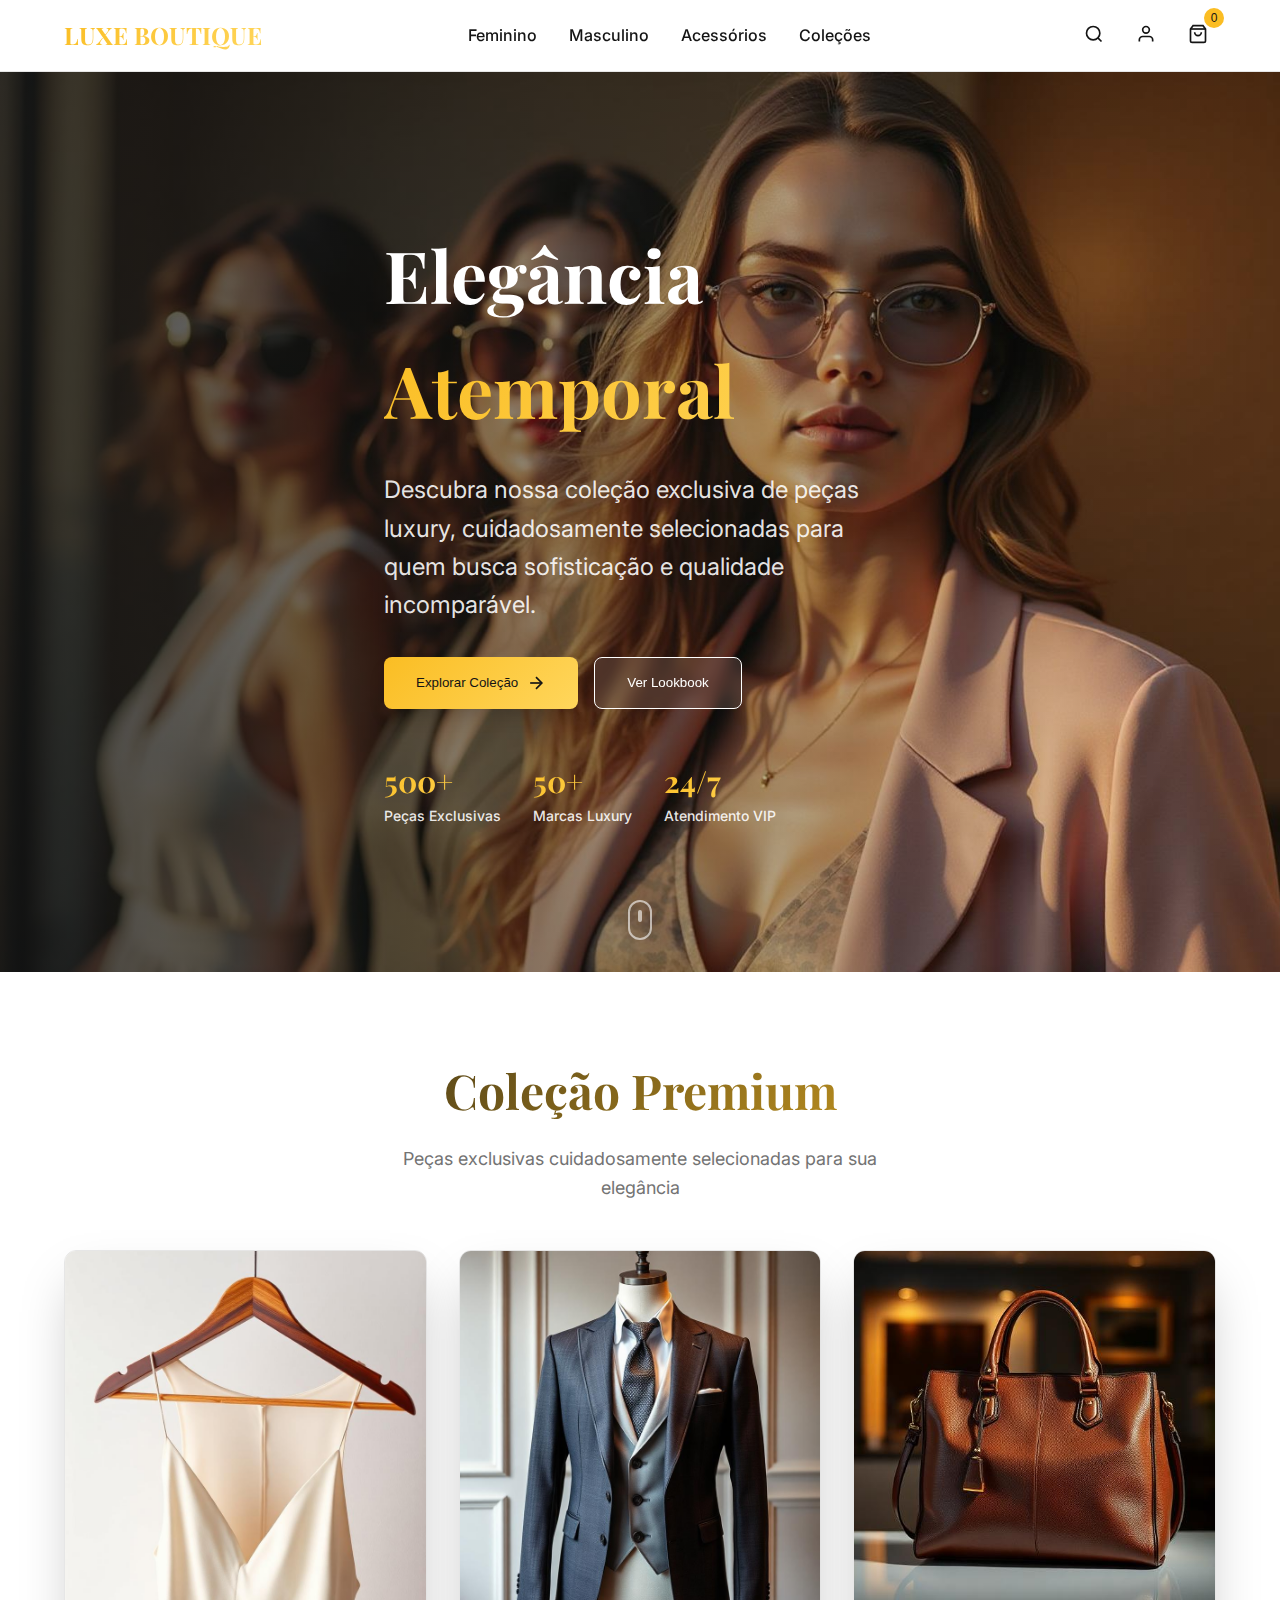
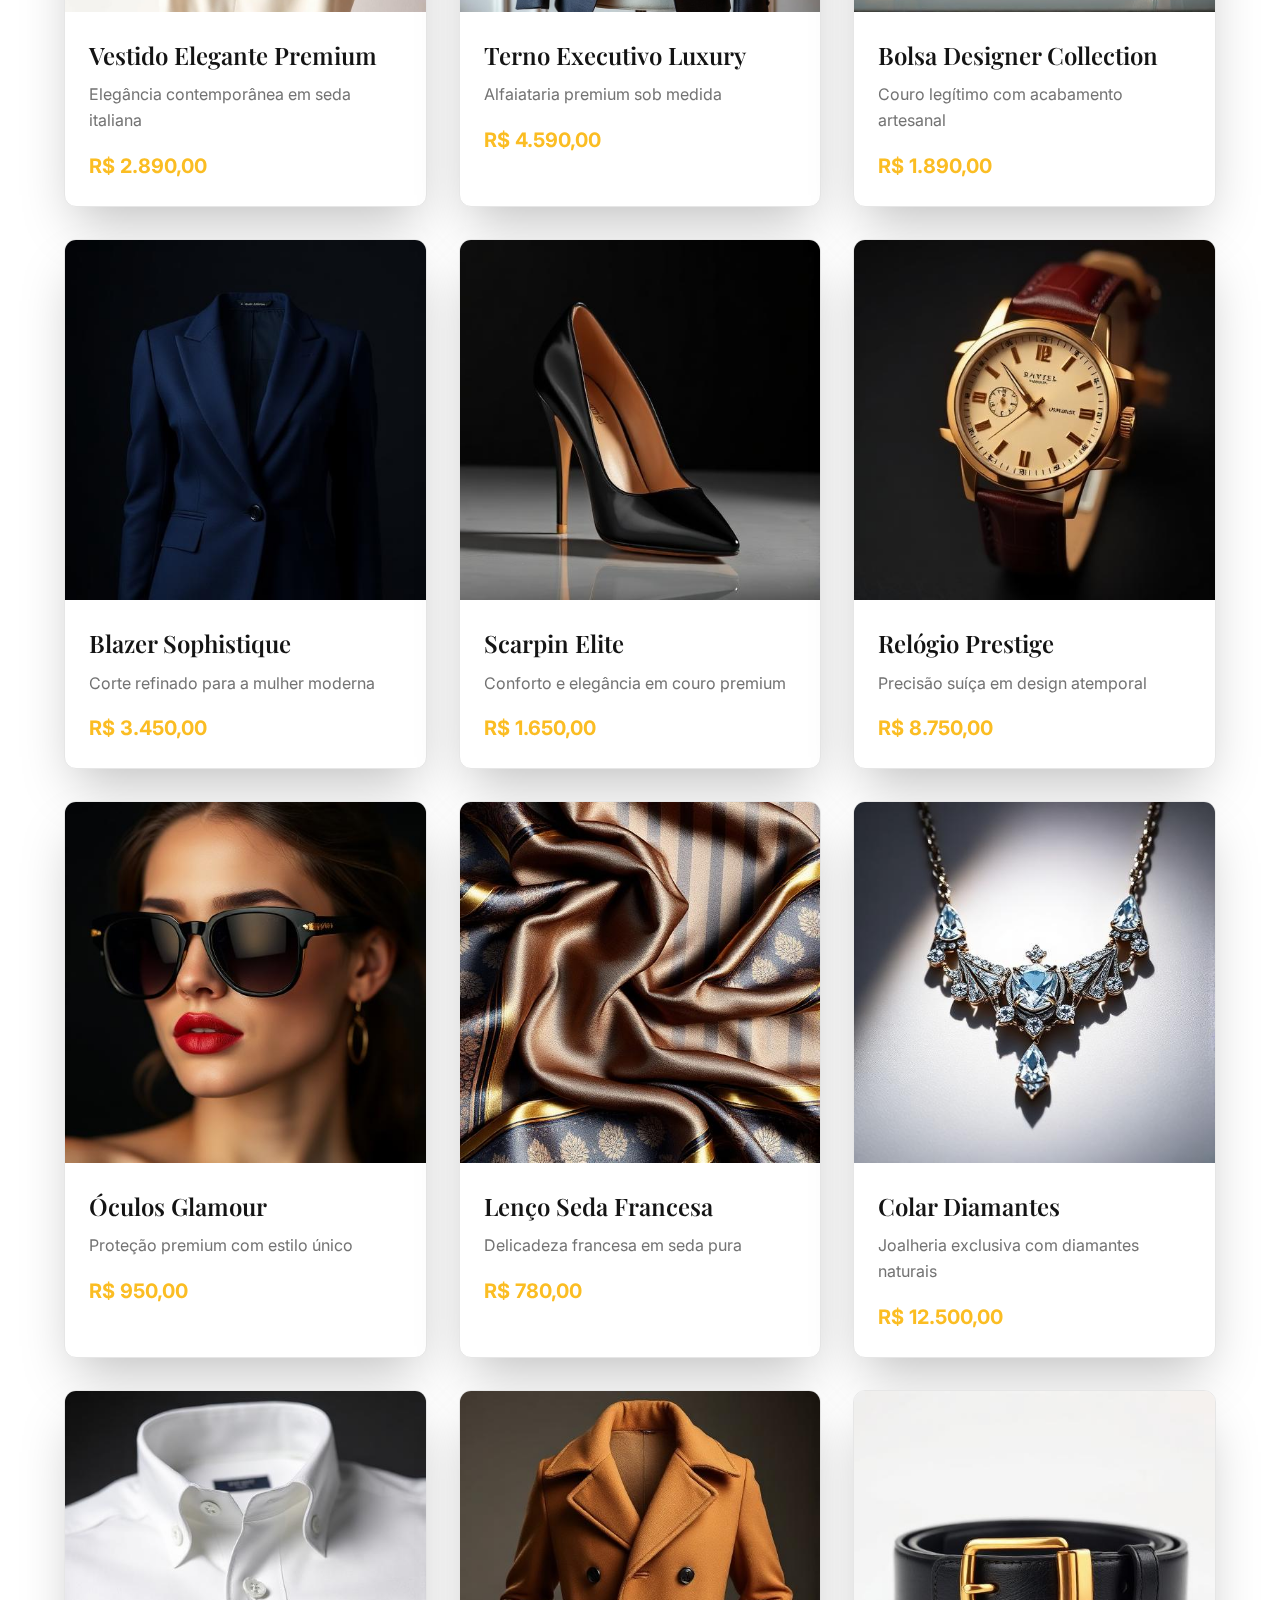
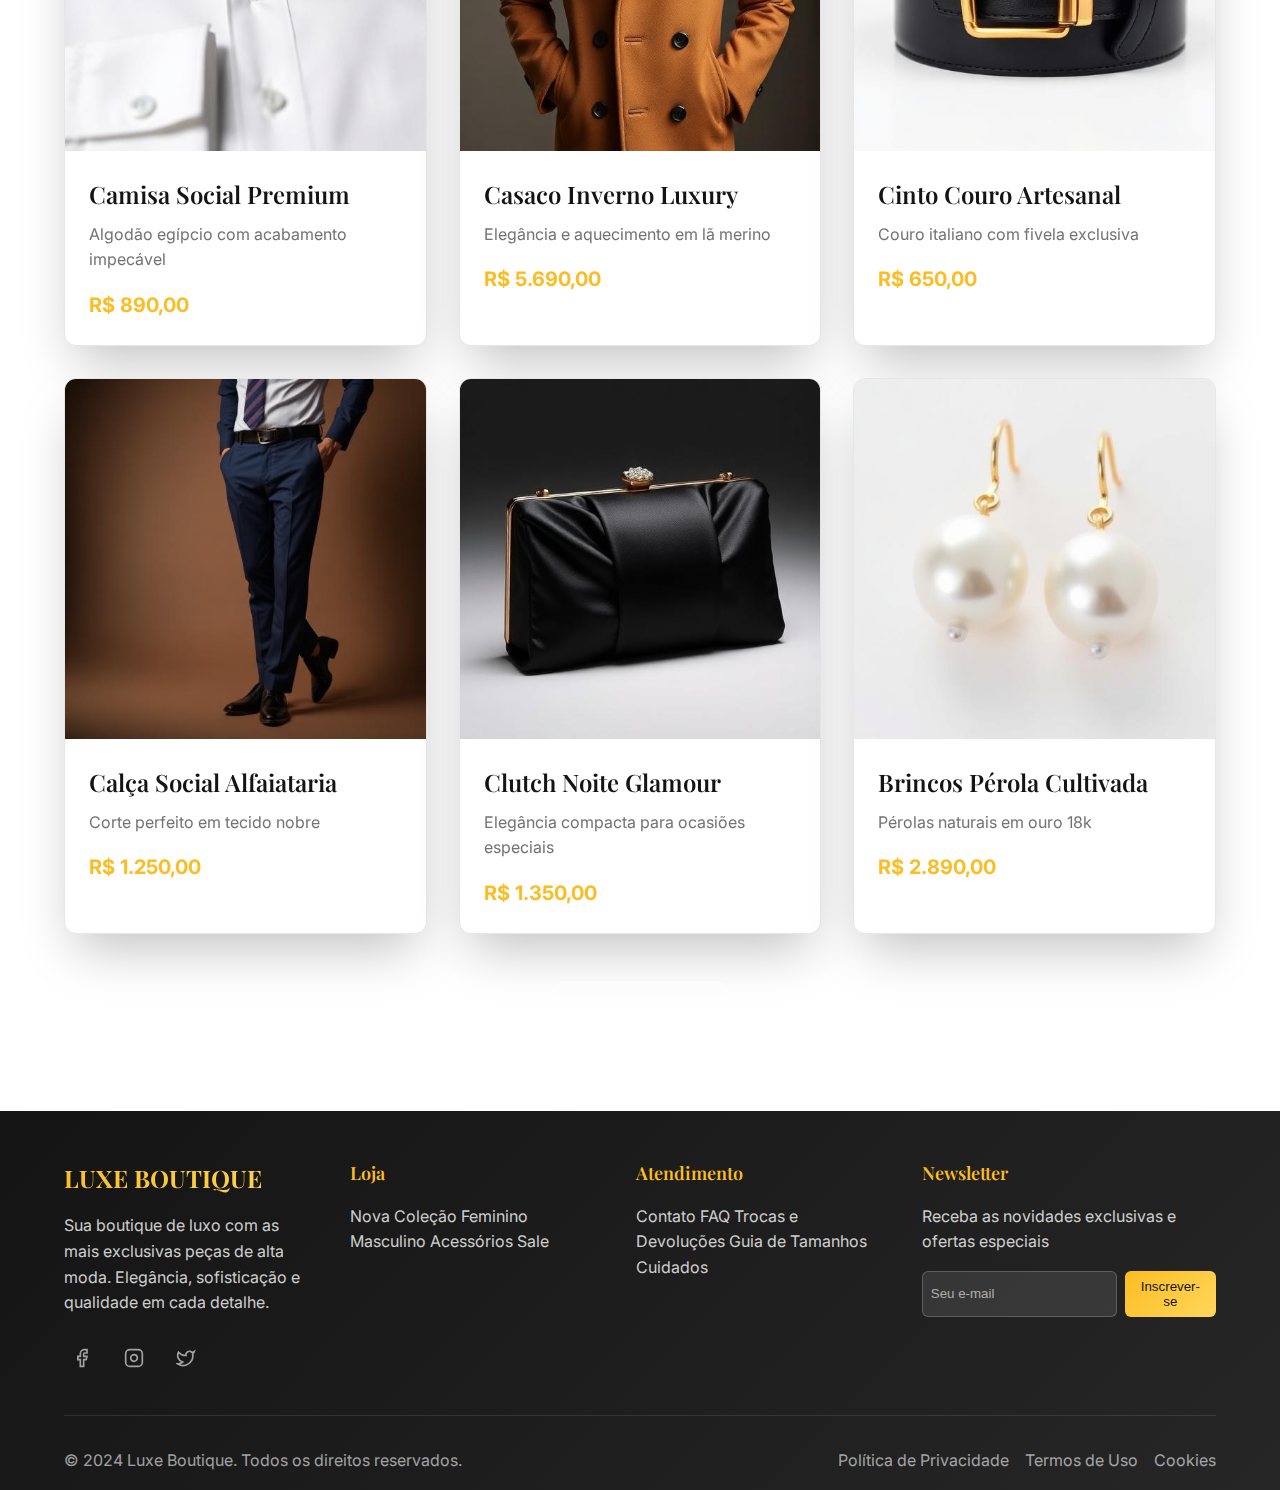
<file: index.html>
<!DOCTYPE html>
<html lang="pt-BR">
<head>
    <meta charset="UTF-8" />
    <meta name="viewport" content="width=device-width, initial-scale=1.0" />
    <title>LUXE BOUTIQUE - Moda Luxury Premium</title>
    <meta name="description" content="Descubra nossa coleção exclusiva de moda luxury. Peças únicas para quem busca elegância e sofisticação." />
    <meta name="author" content="Luxe Boutique" />
    <link rel="preconnect" href="https://fonts.googleapis.com">
    <link rel="preconnect" href="https://fonts.gstatic.com" crossorigin>
    <link href="https://fonts.googleapis.com/css2?family=Playfair+Display:wght@400;500;600;700&family=Inter:wght@300;400;500;600&display=swap" rel="stylesheet">
    <link rel="stylesheet" href="styles.css">
    
    <meta property="og:title" content="LUXE BOUTIQUE - Moda Luxury Premium" />
    <meta property="og:description" content="Descubra nossa coleção exclusiva de moda luxury. Peças únicas para quem busca elegância e sofisticação." />
    <meta property="og:type" content="website" />
    
    <meta name="twitter:card" content="summary_large_image" />
</head>

<body>
    <!-- Header -->
    <header class="header">
        <div class="container">
            <div class="header-content">
                <!-- Logo -->
                <div class="logo">
                    <h1 class="logo-text">LUXE BOUTIQUE</h1>
                </div>

                <!-- Desktop Navigation -->
                <nav class="desktop-nav">
                    <a href="#" class="nav-link">Feminino</a>
                    <a href="#" class="nav-link">Masculino</a>
                    <a href="#" class="nav-link">Acessórios</a>
                    <a href="#" class="nav-link">Coleções</a>
                </nav>

                <!-- Desktop Actions -->
                <div class="desktop-actions">
                    <button class="icon-btn">
                        <svg width="20" height="20" viewBox="0 0 24 24" fill="none" stroke="currentColor" stroke-width="2">
                            <circle cx="11" cy="11" r="8"></circle>
                            <path d="m21 21-4.35-4.35"></path>
                        </svg>
                    </button>
                    <button class="icon-btn">
                        <svg width="20" height="20" viewBox="0 0 24 24" fill="none" stroke="currentColor" stroke-width="2">
                            <path d="M20 21v-2a4 4 0 0 0-4-4H8a4 4 0 0 0-4 4v2"></path>
                            <circle cx="12" cy="7" r="4"></circle>
                        </svg>
                    </button>
                    <button class="icon-btn cart-btn">
                        <svg width="20" height="20" viewBox="0 0 24 24" fill="none" stroke="currentColor" stroke-width="2">
                            <path d="M6 2L3 6v14a2 2 0 0 0 2 2h14a2 2 0 0 0 2-2V6l-3-4z"></path>
                            <line x1="3" y1="6" x2="21" y2="6"></line>
                            <path d="m16 10a4 4 0 0 1-8 0"></path>
                        </svg>
                        <span class="cart-badge">0</span>
                    </button>
                </div>

                <!-- Mobile Menu Button -->
                <button class="mobile-menu-btn" id="mobileMenuBtn">
                    <svg class="menu-icon" width="24" height="24" viewBox="0 0 24 24" fill="none" stroke="currentColor" stroke-width="2">
                        <line x1="3" y1="6" x2="21" y2="6"></line>
                        <line x1="3" y1="12" x2="21" y2="12"></line>
                        <line x1="3" y1="18" x2="21" y2="18"></line>
                    </svg>
                    <svg class="close-icon hidden" width="24" height="24" viewBox="0 0 24 24" fill="none" stroke="currentColor" stroke-width="2">
                        <line x1="18" y1="6" x2="6" y2="18"></line>
                        <line x1="6" y1="6" x2="18" y2="18"></line>
                    </svg>
                </button>
            </div>

            <!-- Mobile Menu -->
            <div class="mobile-menu hidden" id="mobileMenu">
                <nav class="mobile-nav">
                    <a href="#" class="mobile-nav-link">Feminino</a>
                    <a href="#" class="mobile-nav-link">Masculino</a>
                    <a href="#" class="mobile-nav-link">Acessórios</a>
                    <a href="#" class="mobile-nav-link">Coleções</a>
                </nav>
                <div class="mobile-actions">
                    <button class="icon-btn">
                        <svg width="20" height="20" viewBox="0 0 24 24" fill="none" stroke="currentColor" stroke-width="2">
                            <circle cx="11" cy="11" r="8"></circle>
                            <path d="m21 21-4.35-4.35"></path>
                        </svg>
                    </button>
                    <button class="icon-btn">
                        <svg width="20" height="20" viewBox="0 0 24 24" fill="none" stroke="currentColor" stroke-width="2">
                            <path d="M20 21v-2a4 4 0 0 0-4-4H8a4 4 0 0 0-4 4v2"></path>
                            <circle cx="12" cy="7" r="4"></circle>
                        </svg>
                    </button>
                    <button class="icon-btn cart-btn">
                        <svg width="20" height="20" viewBox="0 0 24 24" fill="none" stroke="currentColor" stroke-width="2">
                            <path d="M6 2L3 6v14a2 2 0 0 0 2 2h14a2 2 0 0 0 2-2V6l-3-4z"></path>
                            <line x1="3" y1="6" x2="21" y2="6"></line>
                            <path d="m16 10a4 4 0 0 1-8 0"></path>
                        </svg>
                        <span class="cart-badge">0</span>
                    </button>
                </div>
            </div>
        </div>
    </header>

    <!-- Hero Section -->
    <section class="hero">
        <div class="hero-bg">
            <img src="assets/hero-luxury.jpg" alt="Coleção de Moda Luxuosa" class="hero-image" />
            <div class="hero-overlay"></div>
        </div>

        <div class="hero-content">
            <div class="hero-text">
                <h1 class="hero-title">
                    Elegância
                    <span class="hero-title-accent">Atemporal</span>
                </h1>
                
                <p class="hero-description">
                    Descubra nossa coleção exclusiva de peças luxury, 
                    cuidadosamente selecionadas para quem busca sofisticação 
                    e qualidade incomparável.
                </p>

                <div class="hero-buttons">
                    <button class="btn-luxury">
                        Explorar Coleção
                        <svg width="20" height="20" viewBox="0 0 24 24" fill="none" stroke="currentColor" stroke-width="2">
                            <line x1="5" y1="12" x2="19" y2="12"></line>
                            <polyline points="12,5 19,12 12,19"></polyline>
                        </svg>
                    </button>
                    <button class="btn-outline-luxury">
                        Ver Lookbook
                    </button>
                </div>

                <div class="hero-stats">
                    <div class="stat">
                        <div class="stat-number">500+</div>
                        <div class="stat-label">Peças Exclusivas</div>
                    </div>
                    <div class="stat">
                        <div class="stat-number">50+</div>
                        <div class="stat-label">Marcas Luxury</div>
                    </div>
                    <div class="stat">
                        <div class="stat-number">24/7</div>
                        <div class="stat-label">Atendimento VIP</div>
                    </div>
                </div>
            </div>
        </div>

        <!-- Scroll Indicator -->
        <div class="scroll-indicator">
            <div class="scroll-mouse">
                <div class="scroll-wheel"></div>
            </div>
        </div>
    </section>

    <!-- Featured Products -->
    <section class="featured-products">
        <div class="container">
            <div class="section-header">
                <h2 class="section-title">Coleção Premium</h2>
                <p class="section-subtitle">
                    Peças exclusivas cuidadosamente selecionadas para sua elegância
                </p>
            </div>

            <div class="products-grid">
                <!-- Produto 1 -->
                <div class="product-card">
                    <div class="product-image">
                        <img src="assets/product-dress.jpg" alt="Vestido Elegante Premium" />
                        <div class="product-overlay">
                            <button class="btn-luxury">Ver Detalhes</button>
                        </div>
                    </div>
                    <div class="product-info">
                        <h3 class="product-title">Vestido Elegante Premium</h3>
                        <p class="product-description">Elegância contemporânea em seda italiana</p>
                        <div class="product-price">R$ 2.890,00</div>
                    </div>
                </div>

                <!-- Produto 2 -->
                <div class="product-card">
                    <div class="product-image">
                        <img src="assets/product-suit.jpg" alt="Terno Executivo Luxury" />
                        <div class="product-overlay">
                            <button class="btn-luxury">Ver Detalhes</button>
                        </div>
                    </div>
                    <div class="product-info">
                        <h3 class="product-title">Terno Executivo Luxury</h3>
                        <p class="product-description">Alfaiataria premium sob medida</p>
                        <div class="product-price">R$ 4.590,00</div>
                    </div>
                </div>

                <!-- Produto 3 -->
                <div class="product-card">
                    <div class="product-image">
                        <img src="assets/product-bag.jpg" alt="Bolsa Designer Collection" />
                        <div class="product-overlay">
                            <button class="btn-luxury">Ver Detalhes</button>
                        </div>
                    </div>
                    <div class="product-info">
                        <h3 class="product-title">Bolsa Designer Collection</h3>
                        <p class="product-description">Couro legítimo com acabamento artesanal</p>
                        <div class="product-price">R$ 1.890,00</div>
                    </div>
                </div>

                <!-- Produto 4 -->
                <div class="product-card">
                    <div class="product-image">
                        <img src="assets/product-blazer.jpg" alt="Blazer Sophistique" />
                        <div class="product-overlay">
                            <button class="btn-luxury">Ver Detalhes</button>
                        </div>
                    </div>
                    <div class="product-info">
                        <h3 class="product-title">Blazer Sophistique</h3>
                        <p class="product-description">Corte refinado para a mulher moderna</p>
                        <div class="product-price">R$ 3.450,00</div>
                    </div>
                </div>

                <!-- Produto 5 -->
                <div class="product-card">
                    <div class="product-image">
                        <img src="assets/product-heels.jpg" alt="Scarpin Elite" />
                        <div class="product-overlay">
                            <button class="btn-luxury">Ver Detalhes</button>
                        </div>
                    </div>
                    <div class="product-info">
                        <h3 class="product-title">Scarpin Elite</h3>
                        <p class="product-description">Conforto e elegância em couro premium</p>
                        <div class="product-price">R$ 1.650,00</div>
                    </div>
                </div>

                <!-- Produto 6 -->
                <div class="product-card">
                    <div class="product-image">
                        <img src="assets/product-watch.jpg" alt="Relógio Prestige" />
                        <div class="product-overlay">
                            <button class="btn-luxury">Ver Detalhes</button>
                        </div>
                    </div>
                    <div class="product-info">
                        <h3 class="product-title">Relógio Prestige</h3>
                        <p class="product-description">Precisão suíça em design atemporal</p>
                        <div class="product-price">R$ 8.750,00</div>
                    </div>
                </div>

                <!-- Produto 7 -->
                <div class="product-card">
                    <div class="product-image">
                        <img src="assets/product-sunglasses.jpg" alt="Óculos Glamour" />
                        <div class="product-overlay">
                            <button class="btn-luxury">Ver Detalhes</button>
                        </div>
                    </div>
                    <div class="product-info">
                        <h3 class="product-title">Óculos Glamour</h3>
                        <p class="product-description">Proteção premium com estilo único</p>
                        <div class="product-price">R$ 950,00</div>
                    </div>
                </div>

                <!-- Produto 8 -->
                <div class="product-card">
                    <div class="product-image">
                        <img src="assets/product-scarf.jpg" alt="Lenço Seda Francesa" />
                        <div class="product-overlay">
                            <button class="btn-luxury">Ver Detalhes</button>
                        </div>
                    </div>
                    <div class="product-info">
                        <h3 class="product-title">Lenço Seda Francesa</h3>
                        <p class="product-description">Delicadeza francesa em seda pura</p>
                        <div class="product-price">R$ 780,00</div>
                    </div>
                </div>

                <!-- Produto 9 -->
                <div class="product-card">
                    <div class="product-image">
                        <img src="assets/product-necklace.jpg" alt="Colar Diamantes" />
                        <div class="product-overlay">
                            <button class="btn-luxury">Ver Detalhes</button>
                        </div>
                    </div>
                    <div class="product-info">
                        <h3 class="product-title">Colar Diamantes</h3>
                        <p class="product-description">Joalheria exclusiva com diamantes naturais</p>
                        <div class="product-price">R$ 12.500,00</div>
                    </div>
                </div>

                <!-- Produto 10 -->
                <div class="product-card">
                    <div class="product-image">
                        <img src="assets/product-shirt.jpg" alt="Camisa Social Premium" />
                        <div class="product-overlay">
                            <button class="btn-luxury">Ver Detalhes</button>
                        </div>
                    </div>
                    <div class="product-info">
                        <h3 class="product-title">Camisa Social Premium</h3>
                        <p class="product-description">Algodão egípcio com acabamento impecável</p>
                        <div class="product-price">R$ 890,00</div>
                    </div>
                </div>

                <!-- Produto 11 -->
                <div class="product-card">
                    <div class="product-image">
                        <img src="assets/product-coat.jpg" alt="Casaco Inverno Luxury" />
                        <div class="product-overlay">
                            <button class="btn-luxury">Ver Detalhes</button>
                        </div>
                    </div>
                    <div class="product-info">
                        <h3 class="product-title">Casaco Inverno Luxury</h3>
                        <p class="product-description">Elegância e aquecimento em lã merino</p>
                        <div class="product-price">R$ 5.690,00</div>
                    </div>
                </div>

                <!-- Produto 12 -->
                <div class="product-card">
                    <div class="product-image">
                        <img src="assets/product-belt.jpg" alt="Cinto Couro Artesanal" />
                        <div class="product-overlay">
                            <button class="btn-luxury">Ver Detalhes</button>
                        </div>
                    </div>
                    <div class="product-info">
                        <h3 class="product-title">Cinto Couro Artesanal</h3>
                        <p class="product-description">Couro italiano com fivela exclusiva</p>
                        <div class="product-price">R$ 650,00</div>
                    </div>
                </div>

                <!-- Produto 13 -->
                <div class="product-card">
                    <div class="product-image">
                        <img src="assets/product-trousers.jpg" alt="Calça Social Alfaiataria" />
                        <div class="product-overlay">
                            <button class="btn-luxury">Ver Detalhes</button>
                        </div>
                    </div>
                    <div class="product-info">
                        <h3 class="product-title">Calça Social Alfaiataria</h3>
                        <p class="product-description">Corte perfeito em tecido nobre</p>
                        <div class="product-price">R$ 1.250,00</div>
                    </div>
                </div>

                <!-- Produto 14 -->
                <div class="product-card">
                    <div class="product-image">
                        <img src="assets/product-clutch.jpg" alt="Clutch Noite Glamour" />
                        <div class="product-overlay">
                            <button class="btn-luxury">Ver Detalhes</button>
                        </div>
                    </div>
                    <div class="product-info">
                        <h3 class="product-title">Clutch Noite Glamour</h3>
                        <p class="product-description">Elegância compacta para ocasiões especiais</p>
                        <div class="product-price">R$ 1.350,00</div>
                    </div>
                </div>

                <!-- Produto 15 -->
                <div class="product-card">
                    <div class="product-image">
                        <img src="assets/product-earrings.jpg" alt="Brincos Pérola Cultivada" />
                        <div class="product-overlay">
                            <button class="btn-luxury">Ver Detalhes</button>
                        </div>
                    </div>
                    <div class="product-info">
                        <h3 class="product-title">Brincos Pérola Cultivada</h3>
                        <p class="product-description">Pérolas naturais em ouro 18k</p>
                        <div class="product-price">R$ 2.890,00</div>
                    </div>
                </div>
            </div>

            <div class="view-all-container">
                <button class="btn-outline-luxury">Ver Toda Coleção</button>
            </div>
        </div>
    </section>

    <!-- Footer -->
    <footer class="footer">
        <div class="container">
            <div class="footer-content">
                <div class="footer-brand">
                    <h3 class="footer-title">LUXE BOUTIQUE</h3>
                    <p class="footer-description">
                        Sua boutique de luxo com as mais exclusivas peças de alta moda. 
                        Elegância, sofisticação e qualidade em cada detalhe.
                    </p>
                    <div class="social-links">
                        <a href="#" class="social-link">
                            <svg width="20" height="20" viewBox="0 0 24 24" fill="none" stroke="currentColor" stroke-width="2">
                                <path d="M18 2h-3a5 5 0 0 0-5 5v3H7v4h3v8h4v-8h3l1-4h-4V7a1 1 0 0 1 1-1h3z"></path>
                            </svg>
                        </a>
                        <a href="#" class="social-link">
                            <svg width="20" height="20" viewBox="0 0 24 24" fill="none" stroke="currentColor" stroke-width="2">
                                <rect width="20" height="20" x="2" y="2" rx="5" ry="5"></rect>
                                <path d="m16 11.37A4 4 0 1 1 12.63 8 4 4 0 0 1 16 11.37z"></path>
                                <line x1="17.5" x2="17.51" y1="6.5" y2="6.5"></line>
                            </svg>
                        </a>
                        <a href="#" class="social-link">
                            <svg width="20" height="20" viewBox="0 0 24 24" fill="none" stroke="currentColor" stroke-width="2">
                                <path d="M22 4s-.7 2.1-2 3.4c1.6 10-9.4 17.3-18 11.6 2.2.1 4.4-.6 6-2C3 15.5.5 9.6 3 5c2.2 2.6 5.6 4.1 9 4-.9-4.2 4-6.6 7-3.8 1.1 0 3-1.2 3-1.2z"></path>
                            </svg>
                        </a>
                    </div>
                </div>

                <div class="footer-section">
                    <h4 class="footer-section-title">Loja</h4>
                    <nav class="footer-nav">
                        <a href="#" class="footer-link">Nova Coleção</a>
                        <a href="#" class="footer-link">Feminino</a>
                        <a href="#" class="footer-link">Masculino</a>
                        <a href="#" class="footer-link">Acessórios</a>
                        <a href="#" class="footer-link">Sale</a>
                    </nav>
                </div>

                <div class="footer-section">
                    <h4 class="footer-section-title">Atendimento</h4>
                    <nav class="footer-nav">
                        <a href="#" class="footer-link">Contato</a>
                        <a href="#" class="footer-link">FAQ</a>
                        <a href="#" class="footer-link">Trocas e Devoluções</a>
                        <a href="#" class="footer-link">Guia de Tamanhos</a>
                        <a href="#" class="footer-link">Cuidados</a>
                    </nav>
                </div>

                <div class="footer-section">
                    <h4 class="footer-section-title">Newsletter</h4>
                    <p class="newsletter-description">
                        Receba as novidades exclusivas e ofertas especiais
                    </p>
                    <form class="newsletter-form">
                        <input 
                            type="email" 
                            placeholder="Seu e-mail" 
                            class="newsletter-input"
                            required
                        />
                        <button type="submit" class="newsletter-btn">
                            Inscrever-se
                        </button>
                    </form>
                </div>
            </div>

            <div class="footer-bottom">
                <p class="footer-copyright">
                    © 2024 Luxe Boutique. Todos os direitos reservados.
                </p>
                <div class="footer-legal">
                    <a href="#" class="footer-legal-link">Política de Privacidade</a>
                    <a href="#" class="footer-legal-link">Termos de Uso</a>
                    <a href="#" class="footer-legal-link">Cookies</a>
                </div>
            </div>
        </div>
    </footer>

    <script src="script.js"></script>
</body>
</html>
</file>
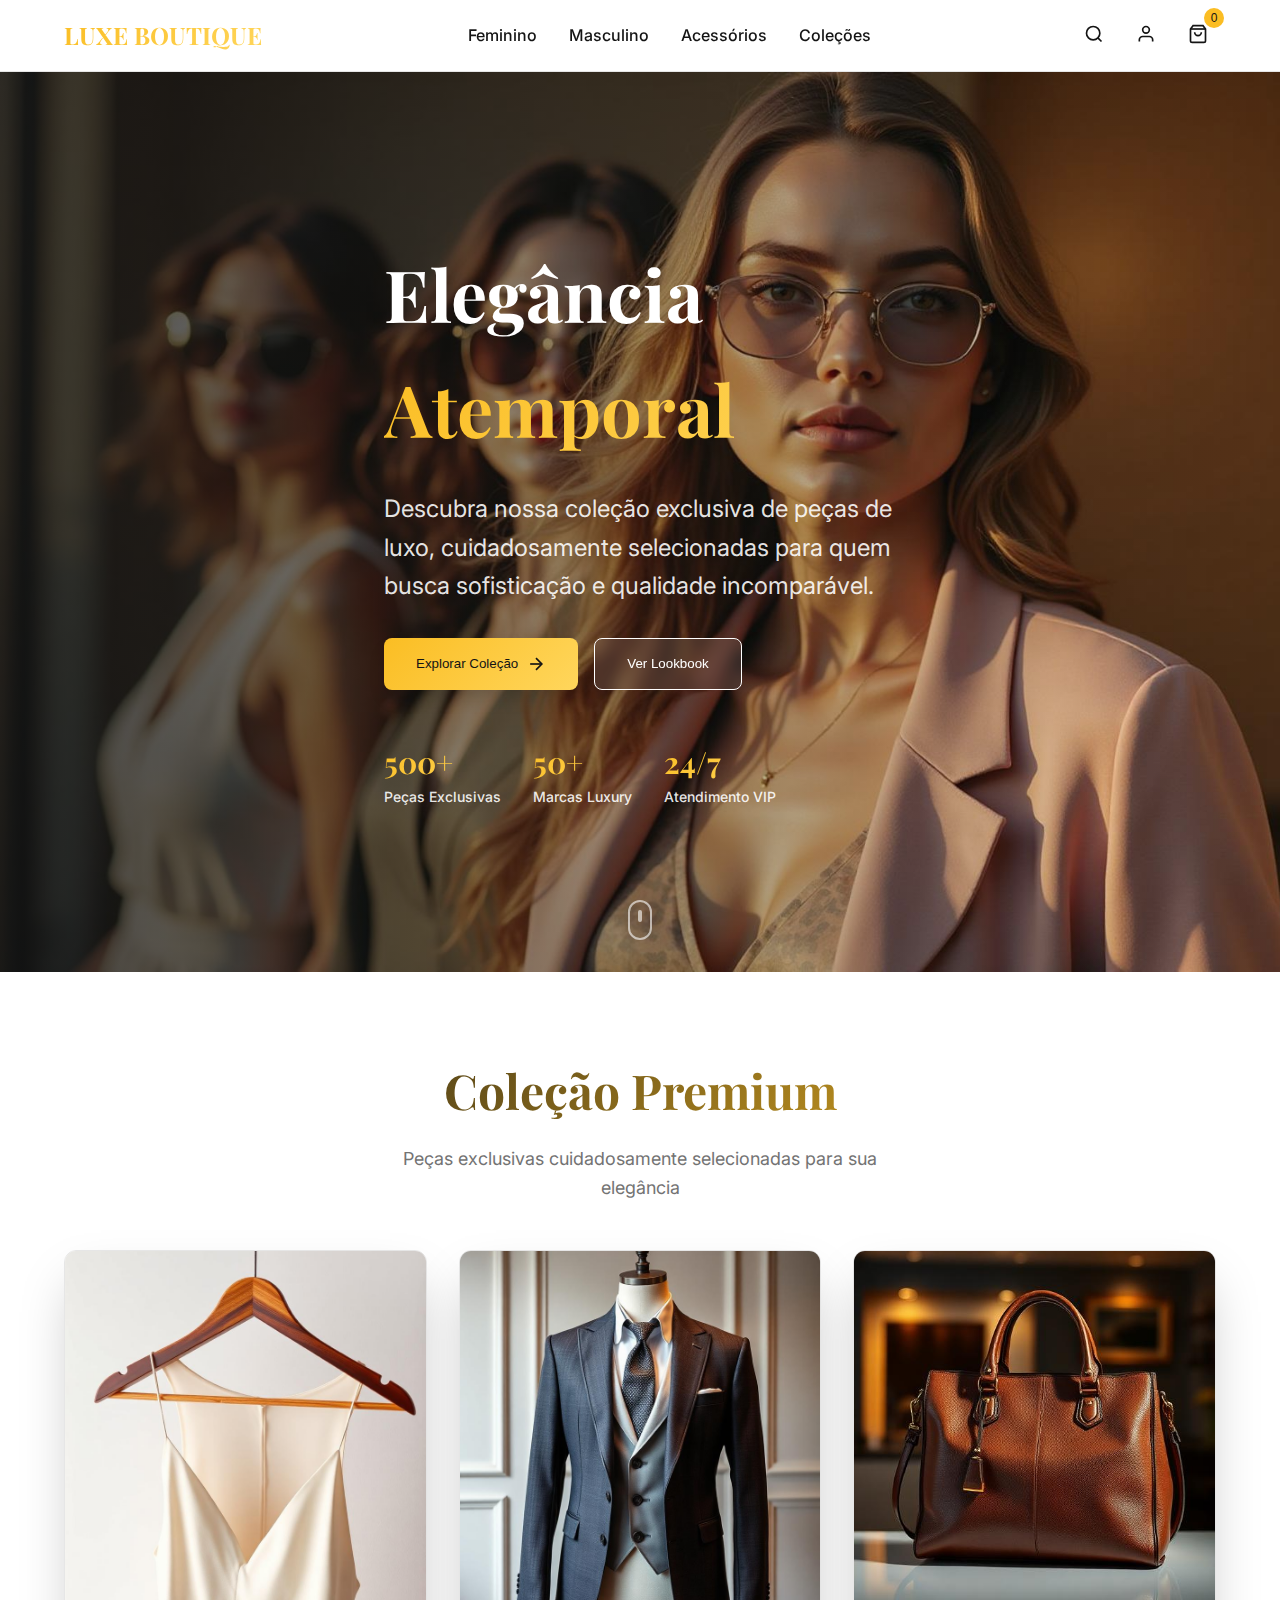
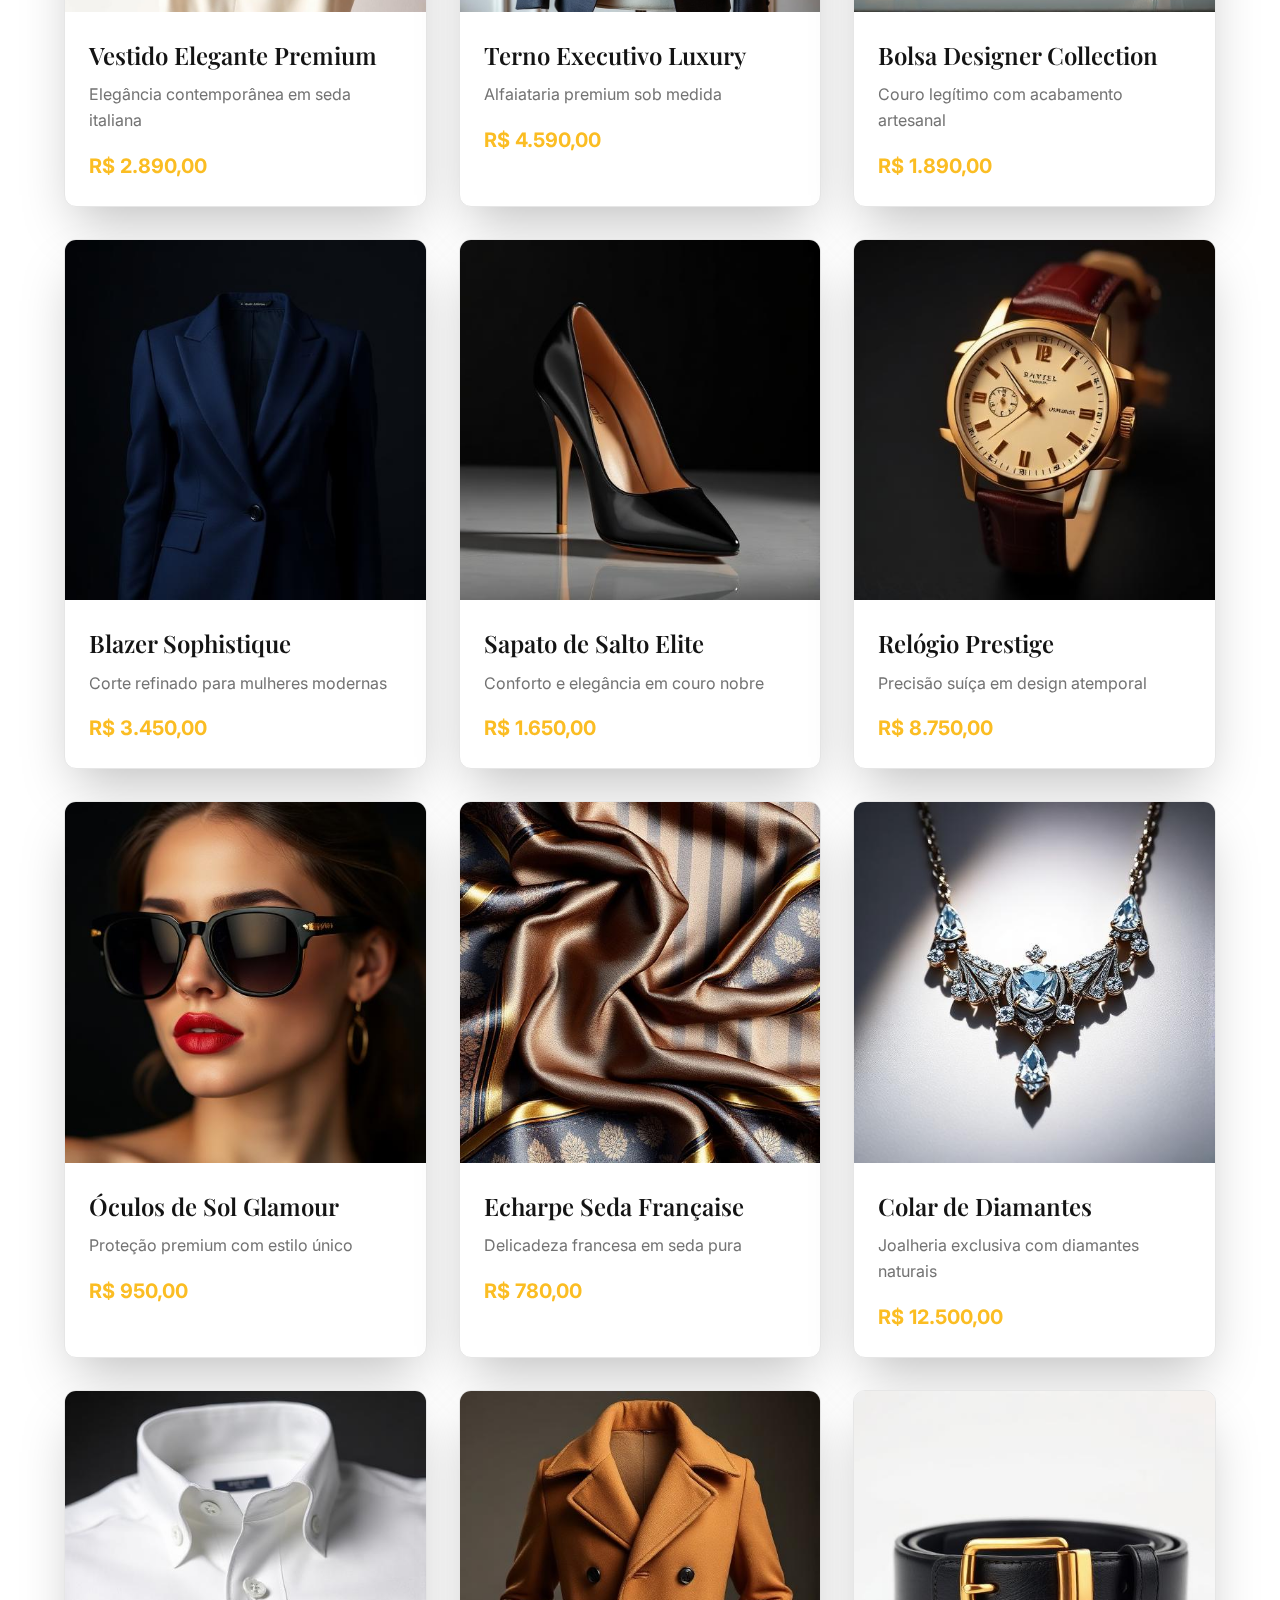
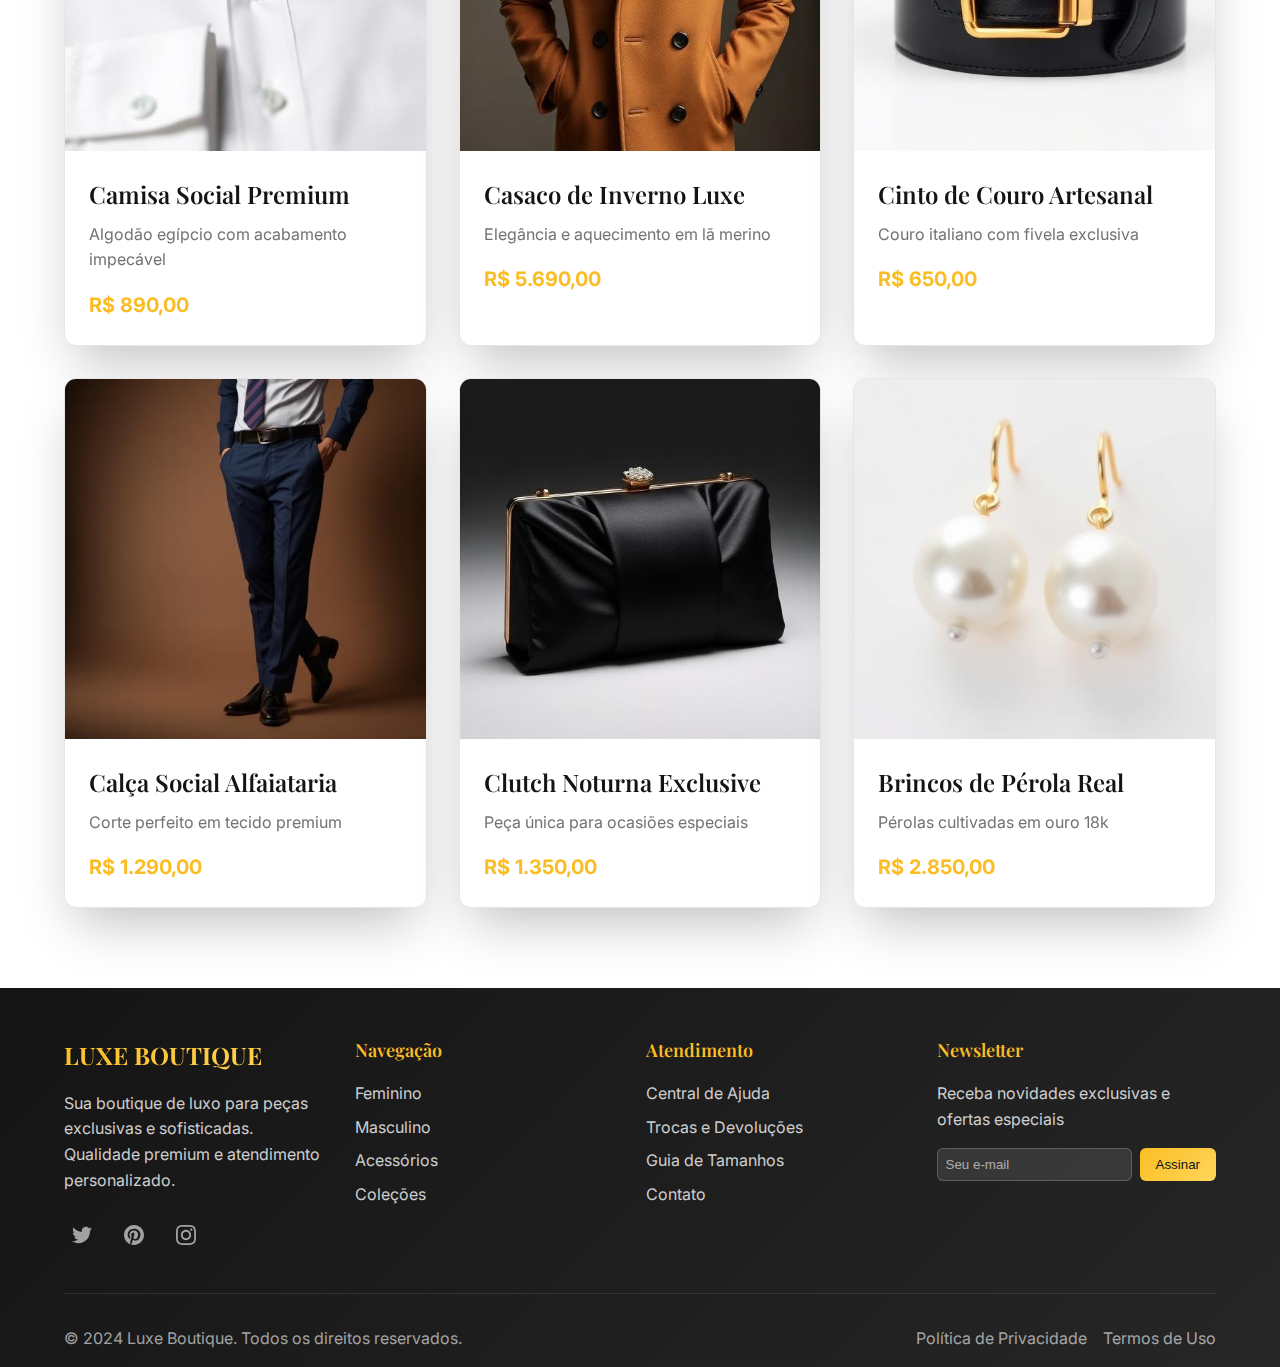
<file: public/index-standalone.html>
<!DOCTYPE html>
<html lang="en">
<head>
    <meta charset="UTF-8" />
    <meta name="viewport" content="width=device-width, initial-scale=1.0" />
    <title>LUXE BOUTIQUE - Roupas de Luxo Premium</title>
    <meta name="description" content="Descubra nossa coleção exclusiva de roupas de luxo. Peças únicas para quem busca elegância e sofisticação." />
    <meta name="author" content="Luxe Boutique" />
    <link rel="preconnect" href="https://fonts.googleapis.com">
    <link rel="preconnect" href="https://fonts.gstatic.com" crossorigin>
    <link href="https://fonts.googleapis.com/css2?family=Playfair+Display:wght@400;500;600;700&family=Inter:wght@300;400;500;600&display=swap" rel="stylesheet">
    <link rel="stylesheet" href="styles.css">
    
    <meta property="og:title" content="LUXE BOUTIQUE - Roupas de Luxo Premium" />
    <meta property="og:description" content="Descubra nossa coleção exclusiva de roupas de luxo. Peças únicas para quem busca elegância e sofisticação." />
    <meta property="og:type" content="website" />
    <meta property="og:image" content="https://lovable.dev/opengraph-image-p98pqg.png" />
    
    <meta name="twitter:card" content="summary_large_image" />
    <meta name="twitter:site" content="@lovable_dev" />
    <meta name="twitter:image" content="https://lovable.dev/opengraph-image-p98pqg.png" />
</head>

<body>
    <!-- Header -->
    <header class="header">
        <div class="container">
            <div class="header-content">
                <!-- Logo -->
                <div class="logo">
                    <h1 class="logo-text">LUXE BOUTIQUE</h1>
                </div>

                <!-- Desktop Navigation -->
                <nav class="desktop-nav">
                    <a href="#" class="nav-link">Feminino</a>
                    <a href="#" class="nav-link">Masculino</a>
                    <a href="#" class="nav-link">Acessórios</a>
                    <a href="#" class="nav-link">Coleções</a>
                </nav>

                <!-- Desktop Actions -->
                <div class="desktop-actions">
                    <button class="icon-btn">
                        <svg width="20" height="20" viewBox="0 0 24 24" fill="none" stroke="currentColor" stroke-width="2">
                            <circle cx="11" cy="11" r="8"></circle>
                            <path d="m21 21-4.35-4.35"></path>
                        </svg>
                    </button>
                    <button class="icon-btn">
                        <svg width="20" height="20" viewBox="0 0 24 24" fill="none" stroke="currentColor" stroke-width="2">
                            <path d="M20 21v-2a4 4 0 0 0-4-4H8a4 4 0 0 0-4 4v2"></path>
                            <circle cx="12" cy="7" r="4"></circle>
                        </svg>
                    </button>
                    <button class="icon-btn cart-btn">
                        <svg width="20" height="20" viewBox="0 0 24 24" fill="none" stroke="currentColor" stroke-width="2">
                            <path d="M6 2L3 6v14a2 2 0 0 0 2 2h14a2 2 0 0 0 2-2V6l-3-4z"></path>
                            <line x1="3" y1="6" x2="21" y2="6"></line>
                            <path d="m16 10a4 4 0 0 1-8 0"></path>
                        </svg>
                        <span class="cart-badge">0</span>
                    </button>
                </div>

                <!-- Mobile Menu Button -->
                <button class="mobile-menu-btn" id="mobileMenuBtn">
                    <svg class="menu-icon" width="24" height="24" viewBox="0 0 24 24" fill="none" stroke="currentColor" stroke-width="2">
                        <line x1="3" y1="6" x2="21" y2="6"></line>
                        <line x1="3" y1="12" x2="21" y2="12"></line>
                        <line x1="3" y1="18" x2="21" y2="18"></line>
                    </svg>
                    <svg class="close-icon hidden" width="24" height="24" viewBox="0 0 24 24" fill="none" stroke="currentColor" stroke-width="2">
                        <line x1="18" y1="6" x2="6" y2="18"></line>
                        <line x1="6" y1="6" x2="18" y2="18"></line>
                    </svg>
                </button>
            </div>

            <!-- Mobile Menu -->
            <div class="mobile-menu hidden" id="mobileMenu">
                <nav class="mobile-nav">
                    <a href="#" class="mobile-nav-link">Feminino</a>
                    <a href="#" class="mobile-nav-link">Masculino</a>
                    <a href="#" class="mobile-nav-link">Acessórios</a>
                    <a href="#" class="mobile-nav-link">Coleções</a>
                </nav>
                <div class="mobile-actions">
                    <button class="icon-btn">
                        <svg width="20" height="20" viewBox="0 0 24 24" fill="none" stroke="currentColor" stroke-width="2">
                            <circle cx="11" cy="11" r="8"></circle>
                            <path d="m21 21-4.35-4.35"></path>
                        </svg>
                    </button>
                    <button class="icon-btn">
                        <svg width="20" height="20" viewBox="0 0 24 24" fill="none" stroke="currentColor" stroke-width="2">
                            <path d="M20 21v-2a4 4 0 0 0-4-4H8a4 4 0 0 0-4 4v2"></path>
                            <circle cx="12" cy="7" r="4"></circle>
                        </svg>
                    </button>
                    <button class="icon-btn cart-btn">
                        <svg width="20" height="20" viewBox="0 0 24 24" fill="none" stroke="currentColor" stroke-width="2">
                            <path d="M6 2L3 6v14a2 2 0 0 0 2 2h14a2 2 0 0 0 2-2V6l-3-4z"></path>
                            <line x1="3" y1="6" x2="21" y2="6"></line>
                            <path d="m16 10a4 4 0 0 1-8 0"></path>
                        </svg>
                        <span class="cart-badge">0</span>
                    </button>
                </div>
            </div>
        </div>
    </header>

    <!-- Hero Section -->
    <section class="hero">
        <div class="hero-bg">
            <img src="../src/assets/hero-luxury.jpg" alt="Luxe Fashion Collection" class="hero-image" />
            <div class="hero-overlay"></div>
        </div>

        <div class="hero-content">
            <div class="hero-text">
                <h1 class="hero-title">
                    Elegância
                    <span class="hero-title-accent">Atemporal</span>
                </h1>
                
                <p class="hero-description">
                    Descubra nossa coleção exclusiva de peças de luxo, 
                    cuidadosamente selecionadas para quem busca sofisticação 
                    e qualidade incomparável.
                </p>

                <div class="hero-buttons">
                    <button class="btn-luxury">
                        Explorar Coleção
                        <svg width="20" height="20" viewBox="0 0 24 24" fill="none" stroke="currentColor" stroke-width="2">
                            <line x1="5" y1="12" x2="19" y2="12"></line>
                            <polyline points="12,5 19,12 12,19"></polyline>
                        </svg>
                    </button>
                    <button class="btn-outline-luxury">
                        Ver Lookbook
                    </button>
                </div>

                <div class="hero-stats">
                    <div class="stat">
                        <div class="stat-number">500+</div>
                        <div class="stat-label">Peças Exclusivas</div>
                    </div>
                    <div class="stat">
                        <div class="stat-number">50+</div>
                        <div class="stat-label">Marcas Luxury</div>
                    </div>
                    <div class="stat">
                        <div class="stat-number">24/7</div>
                        <div class="stat-label">Atendimento VIP</div>
                    </div>
                </div>
            </div>
        </div>

        <!-- Scroll Indicator -->
        <div class="scroll-indicator">
            <div class="scroll-mouse">
                <div class="scroll-wheel"></div>
            </div>
        </div>
    </section>

    <!-- Featured Products -->
    <section class="featured-products">
        <div class="container">
            <div class="section-header">
                <h2 class="section-title">Coleção Premium</h2>
                <p class="section-subtitle">
                    Peças exclusivas cuidadosamente selecionadas para sua elegância
                </p>
            </div>

            <div class="products-grid">
                <!-- Produto 1 -->
                <div class="product-card">
                    <div class="product-image">
                        <img src="../src/assets/product-dress.jpg" alt="Vestido Elegante Premium" />
                        <div class="product-overlay">
                            <button class="btn-luxury">Ver Detalhes</button>
                        </div>
                    </div>
                    <div class="product-info">
                        <h3 class="product-title">Vestido Elegante Premium</h3>
                        <p class="product-description">Elegância contemporânea em seda italiana</p>
                        <div class="product-price">R$ 2.890,00</div>
                    </div>
                </div>

                <!-- Produto 2 -->
                <div class="product-card">
                    <div class="product-image">
                        <img src="../src/assets/product-suit.jpg" alt="Terno Executivo Luxury" />
                        <div class="product-overlay">
                            <button class="btn-luxury">Ver Detalhes</button>
                        </div>
                    </div>
                    <div class="product-info">
                        <h3 class="product-title">Terno Executivo Luxury</h3>
                        <p class="product-description">Alfaiataria premium sob medida</p>
                        <div class="product-price">R$ 4.590,00</div>
                    </div>
                </div>

                <!-- Produto 3 -->
                <div class="product-card">
                    <div class="product-image">
                        <img src="../src/assets/product-bag.jpg" alt="Bolsa Designer Collection" />
                        <div class="product-overlay">
                            <button class="btn-luxury">Ver Detalhes</button>
                        </div>
                    </div>
                    <div class="product-info">
                        <h3 class="product-title">Bolsa Designer Collection</h3>
                        <p class="product-description">Couro legítimo com acabamento artesanal</p>
                        <div class="product-price">R$ 1.890,00</div>
                    </div>
                </div>

                <!-- Produto 4 -->
                <div class="product-card">
                    <div class="product-image">
                        <img src="../src/assets/product-blazer.jpg" alt="Blazer Sophistique" />
                        <div class="product-overlay">
                            <button class="btn-luxury">Ver Detalhes</button>
                        </div>
                    </div>
                    <div class="product-info">
                        <h3 class="product-title">Blazer Sophistique</h3>
                        <p class="product-description">Corte refinado para mulheres modernas</p>
                        <div class="product-price">R$ 3.450,00</div>
                    </div>
                </div>

                <!-- Produto 5 -->
                <div class="product-card">
                    <div class="product-image">
                        <img src="../src/assets/product-heels.jpg" alt="Sapato de Salto Elite" />
                        <div class="product-overlay">
                            <button class="btn-luxury">Ver Detalhes</button>
                        </div>
                    </div>
                    <div class="product-info">
                        <h3 class="product-title">Sapato de Salto Elite</h3>
                        <p class="product-description">Conforto e elegância em couro nobre</p>
                        <div class="product-price">R$ 1.650,00</div>
                    </div>
                </div>

                <!-- Produto 6 -->
                <div class="product-card">
                    <div class="product-image">
                        <img src="../src/assets/product-watch.jpg" alt="Relógio Prestige" />
                        <div class="product-overlay">
                            <button class="btn-luxury">Ver Detalhes</button>
                        </div>
                    </div>
                    <div class="product-info">
                        <h3 class="product-title">Relógio Prestige</h3>
                        <p class="product-description">Precisão suíça em design atemporal</p>
                        <div class="product-price">R$ 8.750,00</div>
                    </div>
                </div>

                <!-- Produto 7 -->
                <div class="product-card">
                    <div class="product-image">
                        <img src="../src/assets/product-sunglasses.jpg" alt="Óculos de Sol Glamour" />
                        <div class="product-overlay">
                            <button class="btn-luxury">Ver Detalhes</button>
                        </div>
                    </div>
                    <div class="product-info">
                        <h3 class="product-title">Óculos de Sol Glamour</h3>
                        <p class="product-description">Proteção premium com estilo único</p>
                        <div class="product-price">R$ 950,00</div>
                    </div>
                </div>

                <!-- Produto 8 -->
                <div class="product-card">
                    <div class="product-image">
                        <img src="../src/assets/product-scarf.jpg" alt="Echarpe Seda Française" />
                        <div class="product-overlay">
                            <button class="btn-luxury">Ver Detalhes</button>
                        </div>
                    </div>
                    <div class="product-info">
                        <h3 class="product-title">Echarpe Seda Française</h3>
                        <p class="product-description">Delicadeza francesa em seda pura</p>
                        <div class="product-price">R$ 780,00</div>
                    </div>
                </div>

                <!-- Produto 9 -->
                <div class="product-card">
                    <div class="product-image">
                        <img src="../src/assets/product-necklace.jpg" alt="Colar de Diamantes" />
                        <div class="product-overlay">
                            <button class="btn-luxury">Ver Detalhes</button>
                        </div>
                    </div>
                    <div class="product-info">
                        <h3 class="product-title">Colar de Diamantes</h3>
                        <p class="product-description">Joalheria exclusiva com diamantes naturais</p>
                        <div class="product-price">R$ 12.500,00</div>
                    </div>
                </div>

                <!-- Produto 10 -->
                <div class="product-card">
                    <div class="product-image">
                        <img src="../src/assets/product-shirt.jpg" alt="Camisa Social Premium" />
                        <div class="product-overlay">
                            <button class="btn-luxury">Ver Detalhes</button>
                        </div>
                    </div>
                    <div class="product-info">
                        <h3 class="product-title">Camisa Social Premium</h3>
                        <p class="product-description">Algodão egípcio com acabamento impecável</p>
                        <div class="product-price">R$ 890,00</div>
                    </div>
                </div>

                <!-- Produto 11 -->
                <div class="product-card">
                    <div class="product-image">
                        <img src="../src/assets/product-coat.jpg" alt="Casaco de Inverno Luxe" />
                        <div class="product-overlay">
                            <button class="btn-luxury">Ver Detalhes</button>
                        </div>
                    </div>
                    <div class="product-info">
                        <h3 class="product-title">Casaco de Inverno Luxe</h3>
                        <p class="product-description">Elegância e aquecimento em lã merino</p>
                        <div class="product-price">R$ 5.690,00</div>
                    </div>
                </div>

                <!-- Produto 12 -->
                <div class="product-card">
                    <div class="product-image">
                        <img src="../src/assets/product-belt.jpg" alt="Cinto de Couro Artesanal" />
                        <div class="product-overlay">
                            <button class="btn-luxury">Ver Detalhes</button>
                        </div>
                    </div>
                    <div class="product-info">
                        <h3 class="product-title">Cinto de Couro Artesanal</h3>
                        <p class="product-description">Couro italiano com fivela exclusiva</p>
                        <div class="product-price">R$ 650,00</div>
                    </div>
                </div>

                <!-- Produto 13 -->
                <div class="product-card">
                    <div class="product-image">
                        <img src="../src/assets/product-trousers.jpg" alt="Calça Social Alfaiataria" />
                        <div class="product-overlay">
                            <button class="btn-luxury">Ver Detalhes</button>
                        </div>
                    </div>
                    <div class="product-info">
                        <h3 class="product-title">Calça Social Alfaiataria</h3>
                        <p class="product-description">Corte perfeito em tecido premium</p>
                        <div class="product-price">R$ 1.290,00</div>
                    </div>
                </div>

                <!-- Produto 14 -->
                <div class="product-card">
                    <div class="product-image">
                        <img src="../src/assets/product-clutch.jpg" alt="Clutch Noturna Exclusive" />
                        <div class="product-overlay">
                            <button class="btn-luxury">Ver Detalhes</button>
                        </div>
                    </div>
                    <div class="product-info">
                        <h3 class="product-title">Clutch Noturna Exclusive</h3>
                        <p class="product-description">Peça única para ocasiões especiais</p>
                        <div class="product-price">R$ 1.350,00</div>
                    </div>
                </div>

                <!-- Produto 15 -->
                <div class="product-card">
                    <div class="product-image">
                        <img src="../src/assets/product-earrings.jpg" alt="Brincos de Pérola Real" />
                        <div class="product-overlay">
                            <button class="btn-luxury">Ver Detalhes</button>
                        </div>
                    </div>
                    <div class="product-info">
                        <h3 class="product-title">Brincos de Pérola Real</h3>
                        <p class="product-description">Pérolas cultivadas em ouro 18k</p>
                        <div class="product-price">R$ 2.850,00</div>
                    </div>
                </div>
            </div>
        </div>
    </section>

    <!-- Footer -->
    <footer class="footer">
        <div class="container">
            <div class="footer-content">
                <div class="footer-section">
                    <h3 class="footer-title">LUXE BOUTIQUE</h3>
                    <p class="footer-description">
                        Sua boutique de luxo para peças exclusivas e sofisticadas. 
                        Qualidade premium e atendimento personalizado.
                    </p>
                    <div class="social-links">
                        <a href="#" class="social-link">
                            <svg width="20" height="20" viewBox="0 0 24 24" fill="currentColor">
                                <path d="M24 4.557c-.883.392-1.832.656-2.828.775 1.017-.609 1.798-1.574 2.165-2.724-.951.564-2.005.974-3.127 1.195-.897-.957-2.178-1.555-3.594-1.555-3.179 0-5.515 2.966-4.797 6.045-4.091-.205-7.719-2.165-10.148-5.144-1.29 2.213-.669 5.108 1.523 6.574-.806-.026-1.566-.247-2.229-.616-.054 2.281 1.581 4.415 3.949 4.89-.693.188-1.452.232-2.224.084.626 1.956 2.444 3.379 4.6 3.419-2.07 1.623-4.678 2.348-7.29 2.04 2.179 1.397 4.768 2.212 7.548 2.212 9.142 0 14.307-7.721 13.995-14.646.962-.695 1.797-1.562 2.457-2.549z"/>
                            </svg>
                        </a>
                        <a href="#" class="social-link">
                            <svg width="20" height="20" viewBox="0 0 24 24" fill="currentColor">
                                <path d="M12.017 0C5.396 0 .029 5.367.029 11.987c0 5.079 3.158 9.417 7.618 11.174-.105-.949-.199-2.403.041-3.439.219-.937 1.406-5.957 1.406-5.957s-.359-.72-.359-1.781c0-1.663.967-2.911 2.168-2.911 1.024 0 1.518.769 1.518 1.688 0 1.029-.653 2.567-.992 3.992-.285 1.193.6 2.165 1.775 2.165 2.128 0 3.768-2.245 3.768-5.487 0-2.861-2.063-4.869-5.008-4.869-3.41 0-5.409 2.562-5.409 5.199 0 1.033.394 2.143.889 2.739.099.12.112.225.085.347-.09.375-.293 1.199-.334 1.363-.053.225-.172.271-.402.165-1.495-.69-2.433-2.878-2.433-4.646 0-3.776 2.748-7.252 7.92-7.252 4.158 0 7.392 2.967 7.392 6.923 0 4.135-2.607 7.462-6.233 7.462-1.214 0-2.357-.629-2.748-1.378 0 0-.599 2.282-.744 2.840-.282 1.152-1.039 2.595-1.549 3.475C9.484 23.815 10.724 24.001 12.017 24.001c6.624 0 11.99-5.367 11.99-11.988C24.007 5.367 18.641.001 12.017.001z"/>
                            </svg>
                        </a>
                        <a href="#" class="social-link">
                            <svg width="20" height="20" viewBox="0 0 24 24" fill="currentColor">
                                <path d="M12 2.163c3.204 0 3.584.012 4.85.07 3.252.148 4.771 1.691 4.919 4.919.058 1.265.069 1.645.069 4.849 0 3.205-.012 3.584-.069 4.849-.149 3.225-1.664 4.771-4.919 4.919-1.266.058-1.644.07-4.85.07-3.204 0-3.584-.012-4.849-.07-3.26-.149-4.771-1.699-4.919-4.92-.058-1.265-.07-1.644-.07-4.849 0-3.204.013-3.583.07-4.849.149-3.227 1.664-4.771 4.919-4.919 1.266-.057 1.645-.069 4.849-.069zm0-2.163c-3.259 0-3.667.014-4.947.072-4.358.2-6.78 2.618-6.98 6.98-.059 1.281-.073 1.689-.073 4.948 0 3.259.014 3.668.072 4.948.2 4.358 2.618 6.78 6.98 6.98 1.281.058 1.689.072 4.948.072 3.259 0 3.668-.014 4.948-.072 4.354-.2 6.782-2.618 6.979-6.98.059-1.28.073-1.689.073-4.948 0-3.259-.014-3.667-.072-4.947-.196-4.354-2.617-6.78-6.979-6.98-1.281-.059-1.69-.073-4.949-.073zm0 5.838c-3.403 0-6.162 2.759-6.162 6.162s2.759 6.163 6.162 6.163 6.162-2.759 6.162-6.163c0-3.403-2.759-6.162-6.162-6.162zm0 10.162c-2.209 0-4-1.79-4-4 0-2.209 1.791-4 4-4s4 1.791 4 4c0 2.21-1.791 4-4 4zm6.406-11.845c-.796 0-1.441.645-1.441 1.44s.645 1.44 1.441 1.44c.795 0 1.439-.645 1.439-1.44s-.644-1.44-1.439-1.44z"/>
                            </svg>
                        </a>
                    </div>
                </div>

                <div class="footer-section">
                    <h4 class="footer-section-title">Navegação</h4>
                    <ul class="footer-links">
                        <li><a href="#" class="footer-link">Feminino</a></li>
                        <li><a href="#" class="footer-link">Masculino</a></li>
                        <li><a href="#" class="footer-link">Acessórios</a></li>
                        <li><a href="#" class="footer-link">Coleções</a></li>
                    </ul>
                </div>

                <div class="footer-section">
                    <h4 class="footer-section-title">Atendimento</h4>
                    <ul class="footer-links">
                        <li><a href="#" class="footer-link">Central de Ajuda</a></li>
                        <li><a href="#" class="footer-link">Trocas e Devoluções</a></li>
                        <li><a href="#" class="footer-link">Guia de Tamanhos</a></li>
                        <li><a href="#" class="footer-link">Contato</a></li>
                    </ul>
                </div>

                <div class="footer-section">
                    <h4 class="footer-section-title">Newsletter</h4>
                    <p class="newsletter-description">
                        Receba novidades exclusivas e ofertas especiais
                    </p>
                    <div class="newsletter-form">
                        <input type="email" placeholder="Seu e-mail" class="newsletter-input" />
                        <button class="newsletter-btn">Assinar</button>
                    </div>
                </div>
            </div>

            <div class="footer-bottom">
                <p class="footer-copyright">
                    © 2024 Luxe Boutique. Todos os direitos reservados.
                </p>
                <div class="footer-legal">
                    <a href="#" class="legal-link">Política de Privacidade</a>
                    <a href="#" class="legal-link">Termos de Uso</a>
                </div>
            </div>
        </div>
    </footer>

    <script src="script.js"></script>
</body>
</html>
</file>
<file: styles.css>
/* Reset and Base Styles */
* {
    margin: 0;
    padding: 0;
    box-sizing: border-box;
}

:root {
    /* Luxury color palette */
    --background: hsl(0, 0%, 100%);
    --foreground: hsl(0, 0%, 8%);
    --card: hsl(0, 0%, 100%);
    --card-foreground: hsl(0, 0%, 8%);
    --popover: hsl(0, 0%, 100%);
    --popover-foreground: hsl(0, 0%, 8%);
    
    /* Premium gold primary */
    --primary: hsl(43, 96%, 56%);
    --primary-foreground: hsl(0, 0%, 8%);
    --primary-muted: hsl(43, 74%, 66%);
    
    /* Elegant dark secondary */
    --secondary: hsl(0, 0%, 8%);
    --secondary-foreground: hsl(0, 0%, 100%);
    
    /* Sophisticated grays */
    --muted: hsl(0, 0%, 96%);
    --muted-foreground: hsl(0, 0%, 45%);
    --accent: hsl(0, 0%, 4%);
    --accent-foreground: hsl(0, 0%, 98%);
    --destructive: hsl(0, 84%, 60%);
    --destructive-foreground: hsl(0, 0%, 98%);
    --border: hsl(0, 0%, 90%);
    --input: hsl(0, 0%, 94%);
    --ring: hsl(43, 96%, 56%);
    
    /* Luxury gradients */
    --gradient-gold: linear-gradient(135deg, hsl(43, 96%, 56%), hsl(45, 100%, 68%));
    --gradient-dark: linear-gradient(135deg, hsl(0, 0%, 8%), hsl(0, 0%, 15%));
    --gradient-luxury: linear-gradient(135deg, hsl(0, 0%, 8%) 0%, hsl(43, 96%, 56%) 100%);
    
    /* Premium shadows */
    --shadow-luxury: 0 25px 50px -12px hsl(0, 0%, 0%, 0.25);
    --shadow-gold: 0 10px 30px -5px hsl(43, 96%, 56%, 0.3);
    
    --radius: 0.75rem;
}

body {
    font-family: 'Inter', sans-serif;
    background-color: var(--background);
    color: var(--foreground);
    line-height: 1.6;
    -webkit-font-smoothing: antialiased;
    -moz-osx-font-smoothing: grayscale;
}

.container {
    max-width: 1200px;
    margin: 0 auto;
    padding: 0 1.5rem;
}

h1, h2, h3, h4, h5, h6 {
    font-family: 'Playfair Display', serif;
}

.hidden {
    display: none !important;
}

/* Header Styles */
.header {
    background-color: hsla(0, 0%, 100%, 0.8);
    backdrop-filter: blur(16px);
    border-bottom: 1px solid var(--border);
    position: sticky;
    top: 0;
    z-index: 50;
}

.header-content {
    display: flex;
    align-items: center;
    justify-content: space-between;
    padding: 1rem 0;
}

.logo-text {
    font-size: 1.5rem;
    font-weight: bold;
    background: var(--gradient-gold);
    -webkit-background-clip: text;
    background-clip: text;
    -webkit-text-fill-color: transparent;
    font-family: 'Playfair Display', serif;
}

.desktop-nav {
    display: none;
    align-items: center;
    gap: 2rem;
}

@media (min-width: 768px) {
    .desktop-nav {
        display: flex;
    }
}

.nav-link {
    color: var(--foreground);
    text-decoration: none;
    font-weight: 500;
    transition: color 0.3s ease;
}

.nav-link:hover {
    color: var(--primary);
}

.desktop-actions {
    display: none;
    align-items: center;
    gap: 1rem;
}

@media (min-width: 768px) {
    .desktop-actions {
        display: flex;
    }
}

.icon-btn {
    background: transparent;
    border: none;
    padding: 0.5rem;
    border-radius: 0.375rem;
    cursor: pointer;
    color: var(--foreground);
    transition: background-color 0.3s ease;
}

.icon-btn:hover {
    background-color: var(--muted);
}

.cart-btn {
    position: relative;
}

.cart-badge {
    position: absolute;
    top: -0.5rem;
    right: -0.5rem;
    background-color: var(--primary);
    color: var(--primary-foreground);
    font-size: 0.75rem;
    border-radius: 50%;
    width: 1.25rem;
    height: 1.25rem;
    display: flex;
    align-items: center;
    justify-content: center;
}

.mobile-menu-btn {
    display: block;
    background: transparent;
    border: none;
    padding: 0.5rem;
    border-radius: 0.375rem;
    cursor: pointer;
    color: var(--foreground);
}

@media (min-width: 768px) {
    .mobile-menu-btn {
        display: none;
    }
}

.mobile-menu {
    padding: 1rem 0;
    border-top: 1px solid var(--border);
}

.mobile-nav {
    display: flex;
    flex-direction: column;
    gap: 1rem;
    margin-bottom: 1.5rem;
}

.mobile-nav-link {
    color: var(--foreground);
    text-decoration: none;
    font-weight: 500;
    transition: color 0.3s ease;
}

.mobile-nav-link:hover {
    color: var(--primary);
}

.mobile-actions {
    display: flex;
    align-items: center;
    gap: 1rem;
    padding-top: 1rem;
    border-top: 1px solid var(--border);
}

/* Hero Styles */
.hero {
    position: relative;
    min-height: 100vh;
    display: flex;
    align-items: center;
    justify-content: center;
    overflow: hidden;
}

.hero-bg {
    position: absolute;
    inset: 0;
    z-index: 0;
}

.hero-image {
    width: 100%;
    height: 100%;
    object-fit: cover;
}

.hero-overlay {
    position: absolute;
    inset: 0;
    background: linear-gradient(to right, hsla(0, 0%, 8%, 0.8) 0%, hsla(0, 0%, 8%, 0.4) 50%, transparent 100%);
}

.hero-content {
    position: relative;
    z-index: 10;
    text-align: left;
    max-width: 1200px;
    margin: 0 auto;
    padding: 5rem 1.5rem;
}

.hero-text {
    max-width: 32rem;
}

.hero-title {
    font-size: 3rem;
    font-weight: bold;
    color: var(--background);
    margin-bottom: 1.5rem;
    animation: fadeUp 0.6s ease-out forwards;
}

@media (min-width: 768px) {
    .hero-title {
        font-size: 4.5rem;
    }
}

.hero-title-accent {
    display: block;
    background: var(--gradient-gold);
    -webkit-background-clip: text;
    background-clip: text;
    -webkit-text-fill-color: transparent;
}

.hero-description {
    font-size: 1.25rem;
    color: hsla(0, 0%, 100%, 0.9);
    margin-bottom: 2rem;
    line-height: 1.6;
    animation: fadeUp 0.6s ease-out 0.2s backwards;
}

@media (min-width: 768px) {
    .hero-description {
        font-size: 1.5rem;
    }
}

.hero-buttons {
    display: flex;
    flex-direction: column;
    gap: 1rem;
    margin-bottom: 3rem;
    animation: fadeUp 0.6s ease-out 0.4s backwards;
}

@media (min-width: 640px) {
    .hero-buttons {
        flex-direction: row;
    }
}

.btn-luxury {
    background: var(--gradient-gold);
    color: var(--primary-foreground);
    font-weight: 500;
    padding: 1rem 2rem;
    border-radius: 0.5rem;
    border: none;
    cursor: pointer;
    display: flex;
    align-items: center;
    justify-content: center;
    gap: 0.5rem;
    box-shadow: 0 10px 20px -5px hsla(0, 0%, 0%, 0.2);
    transition: all 0.3s ease;
}

.btn-luxury:hover {
    box-shadow: 0 20px 40px -10px hsla(0, 0%, 0%, 0.3);
    transform: translateY(-2px);
}

.btn-outline-luxury {
    background: hsla(0, 0%, 100%, 0.1);
    backdrop-filter: blur(8px);
    border: 1px solid var(--background);
    color: var(--background);
    font-weight: 500;
    padding: 1rem 2rem;
    border-radius: 0.5rem;
    cursor: pointer;
    transition: all 0.3s ease;
}

.btn-outline-luxury:hover {
    background: var(--background);
    color: var(--secondary);
}

.hero-stats {
    display: flex;
    align-items: center;
    gap: 2rem;
    animation: fadeUp 0.6s ease-out 0.6s backwards;
}

.stat {
    color: hsla(0, 0%, 100%, 0.9);
}

.stat-number {
    font-size: 1.875rem;
    font-weight: bold;
    font-family: 'Playfair Display', serif;
    background: var(--gradient-gold);
    -webkit-background-clip: text;
    background-clip: text;
    -webkit-text-fill-color: transparent;
}

.stat-label {
    font-size: 0.875rem;
    font-weight: 500;
}

.scroll-indicator {
    position: absolute;
    bottom: 2rem;
    left: 50%;
    transform: translateX(-50%);
    z-index: 10;
    animation: bounce 2s infinite;
}

.scroll-mouse {
    width: 1.5rem;
    height: 2.5rem;
    border: 2px solid hsla(0, 0%, 100%, 0.6);
    border-radius: 1rem;
    display: flex;
    justify-content: center;
}

.scroll-wheel {
    width: 0.25rem;
    height: 0.75rem;
    background: hsla(0, 0%, 100%, 0.6);
    border-radius: 0.125rem;
    margin-top: 0.5rem;
}

/* Featured Products Styles */
.featured-products {
    padding: 5rem 0;
    background-color: var(--background);
}

.section-header {
    text-align: center;
    margin-bottom: 3rem;
}

.section-title {
    font-size: 3rem;
    font-weight: bold;
    margin-bottom: 1rem;
    background: var(--gradient-luxury);
    -webkit-background-clip: text;
    background-clip: text;
    -webkit-text-fill-color: transparent;
}

.section-subtitle {
    font-size: 1.125rem;
    color: var(--muted-foreground);
    max-width: 32rem;
    margin: 0 auto;
}

.products-grid {
    display: grid;
    grid-template-columns: 1fr;
    gap: 2rem;
}

@media (min-width: 768px) {
    .products-grid {
        grid-template-columns: repeat(2, 1fr);
    }
}

@media (min-width: 1024px) {
    .products-grid {
        grid-template-columns: repeat(3, 1fr);
    }
}

.product-card {
    background: var(--card);
    border: 1px solid var(--border);
    border-radius: var(--radius);
    box-shadow: var(--shadow-luxury);
    backdrop-filter: blur(8px);
    overflow: hidden;
    transition: all 0.3s ease;
}

.product-card:hover {
    transform: translateY(-8px);
    box-shadow: 0 30px 60px -15px hsla(0, 0%, 0%, 0.3);
}

.product-image {
    position: relative;
    aspect-ratio: 1;
    overflow: hidden;
}

.product-image img {
    width: 100%;
    height: 100%;
    object-fit: cover;
    transition: transform 0.3s ease;
}

.product-card:hover .product-image img {
    transform: scale(1.05);
}

.product-overlay {
    position: absolute;
    inset: 0;
    background: hsla(0, 0%, 0%, 0.5);
    display: flex;
    align-items: center;
    justify-content: center;
    opacity: 0;
    transition: opacity 0.3s ease;
}

.product-card:hover .product-overlay {
    opacity: 1;
}

.product-info {
    padding: 1.5rem;
}

.product-title {
    font-size: 1.5rem;
    font-weight: 600;
    margin-bottom: 0.5rem;
    color: var(--foreground);
}

.product-description {
    color: var(--muted-foreground);
    margin-bottom: 1rem;
}

.product-price {
    font-size: 1.25rem;
    font-weight: bold;
    color: var(--primary);
}

/* Footer Styles */
.footer {
    background: var(--gradient-dark);
    color: var(--secondary-foreground);
    padding: 3rem 0 1rem;
}

.footer-content {
    display: grid;
    grid-template-columns: 1fr;
    gap: 2rem;
    margin-bottom: 2rem;
}

@media (min-width: 768px) {
    .footer-content {
        grid-template-columns: repeat(2, 1fr);
    }
}

@media (min-width: 1024px) {
    .footer-content {
        grid-template-columns: repeat(4, 1fr);
    }
}

.footer-section {
    display: flex;
    flex-direction: column;
}

.footer-title {
    font-size: 1.5rem;
    font-weight: bold;
    margin-bottom: 1rem;
    background: var(--gradient-gold);
    -webkit-background-clip: text;
    background-clip: text;
    -webkit-text-fill-color: transparent;
}

.footer-description {
    margin-bottom: 1.5rem;
    color: hsla(0, 0%, 100%, 0.8);
}

.social-links {
    display: flex;
    gap: 1rem;
}

.social-link {
    color: hsla(0, 0%, 100%, 0.6);
    padding: 0.5rem;
    border-radius: 0.375rem;
    transition: all 0.3s ease;
}

.social-link:hover {
    color: var(--primary);
    background: hsla(0, 0%, 100%, 0.1);
}

.footer-section-title {
    font-size: 1.125rem;
    font-weight: 600;
    margin-bottom: 1rem;
    color: var(--primary);
}

.footer-links {
    list-style: none;
    display: flex;
    flex-direction: column;
    gap: 0.5rem;
}

.footer-link {
    color: hsla(0, 0%, 100%, 0.8);
    text-decoration: none;
    transition: color 0.3s ease;
}

.footer-link:hover {
    color: var(--primary);
}

.newsletter-description {
    margin-bottom: 1rem;
    color: hsla(0, 0%, 100%, 0.8);
}

.newsletter-form {
    display: flex;
    gap: 0.5rem;
}

.newsletter-input {
    flex: 1;
    padding: 0.5rem;
    border: 1px solid hsla(0, 0%, 100%, 0.2);
    border-radius: 0.375rem;
    background: hsla(0, 0%, 100%, 0.1);
    color: var(--secondary-foreground);
}

.newsletter-input::placeholder {
    color: hsla(0, 0%, 100%, 0.6);
}

.newsletter-btn {
    background: var(--gradient-gold);
    color: var(--primary-foreground);
    border: none;
    padding: 0.5rem 1rem;
    border-radius: 0.375rem;
    cursor: pointer;
    font-weight: 500;
    transition: all 0.3s ease;
}

.newsletter-btn:hover {
    box-shadow: var(--shadow-gold);
}

.footer-bottom {
    display: flex;
    flex-direction: column;
    align-items: center;
    justify-content: space-between;
    padding-top: 2rem;
    border-top: 1px solid hsla(0, 0%, 100%, 0.1);
    gap: 1rem;
}

@media (min-width: 768px) {
    .footer-bottom {
        flex-direction: row;
    }
}

.footer-copyright {
    color: hsla(0, 0%, 100%, 0.6);
}

.footer-legal {
    display: flex;
    gap: 1rem;
}

.footer-legal-link {
    color: hsla(0, 0%, 100%, 0.6);
    text-decoration: none;
    transition: color 0.3s ease;
}

.footer-legal-link:hover {
    color: var(--primary);
}

.view-all-container {
    text-align: center;
    margin-top: 3rem;
}

/* Animations */
@keyframes fadeUp {
    from {
        opacity: 0;
        transform: translateY(30px);
    }
    to {
        opacity: 1;
        transform: translateY(0);
    }
}

@keyframes bounce {
    0%, 20%, 53%, 80%, 100% {
        transform: translateX(-50%) translateY(0);
    }
    40%, 43% {
        transform: translateX(-50%) translateY(-10px);
    }
    70% {
        transform: translateX(-50%) translateY(-5px);
    }
    90% {
        transform: translateX(-50%) translateY(-2px);
    }
}
</file>
<file: public/styles.css>
/* Reset and Base Styles */
* {
    margin: 0;
    padding: 0;
    box-sizing: border-box;
}

:root {
    /* Luxury color palette */
    --background: hsl(0, 0%, 100%);
    --foreground: hsl(0, 0%, 8%);
    --card: hsl(0, 0%, 100%);
    --card-foreground: hsl(0, 0%, 8%);
    --popover: hsl(0, 0%, 100%);
    --popover-foreground: hsl(0, 0%, 8%);
    
    /* Premium gold primary */
    --primary: hsl(43, 96%, 56%);
    --primary-foreground: hsl(0, 0%, 8%);
    --primary-muted: hsl(43, 74%, 66%);
    
    /* Elegant dark secondary */
    --secondary: hsl(0, 0%, 8%);
    --secondary-foreground: hsl(0, 0%, 100%);
    
    /* Sophisticated grays */
    --muted: hsl(0, 0%, 96%);
    --muted-foreground: hsl(0, 0%, 45%);
    --accent: hsl(0, 0%, 4%);
    --accent-foreground: hsl(0, 0%, 98%);
    --destructive: hsl(0, 84%, 60%);
    --destructive-foreground: hsl(0, 0%, 98%);
    --border: hsl(0, 0%, 90%);
    --input: hsl(0, 0%, 94%);
    --ring: hsl(43, 96%, 56%);
    
    /* Luxury gradients */
    --gradient-gold: linear-gradient(135deg, hsl(43, 96%, 56%), hsl(45, 100%, 68%));
    --gradient-dark: linear-gradient(135deg, hsl(0, 0%, 8%), hsl(0, 0%, 15%));
    --gradient-luxury: linear-gradient(135deg, hsl(0, 0%, 8%) 0%, hsl(43, 96%, 56%) 100%);
    
    /* Premium shadows */
    --shadow-luxury: 0 25px 50px -12px hsl(0, 0%, 0%, 0.25);
    --shadow-gold: 0 10px 30px -5px hsl(43, 96%, 56%, 0.3);
    
    --radius: 0.75rem;
}

body {
    font-family: 'Inter', sans-serif;
    background-color: var(--background);
    color: var(--foreground);
    line-height: 1.6;
    -webkit-font-smoothing: antialiased;
    -moz-osx-font-smoothing: grayscale;
}

.container {
    max-width: 1200px;
    margin: 0 auto;
    padding: 0 1.5rem;
}

h1, h2, h3, h4, h5, h6 {
    font-family: 'Playfair Display', serif;
}

.hidden {
    display: none !important;
}

/* Header Styles */
.header {
    background-color: hsla(0, 0%, 100%, 0.8);
    backdrop-filter: blur(16px);
    border-bottom: 1px solid var(--border);
    position: sticky;
    top: 0;
    z-index: 50;
}

.header-content {
    display: flex;
    align-items: center;
    justify-content: space-between;
    padding: 1rem 0;
}

.logo-text {
    font-size: 1.5rem;
    font-weight: bold;
    background: var(--gradient-gold);
    -webkit-background-clip: text;
    background-clip: text;
    -webkit-text-fill-color: transparent;
    font-family: 'Playfair Display', serif;
}

.desktop-nav {
    display: none;
    align-items: center;
    gap: 2rem;
}

@media (min-width: 768px) {
    .desktop-nav {
        display: flex;
    }
}

.nav-link {
    color: var(--foreground);
    text-decoration: none;
    font-weight: 500;
    transition: color 0.3s ease;
}

.nav-link:hover {
    color: var(--primary);
}

.desktop-actions {
    display: none;
    align-items: center;
    gap: 1rem;
}

@media (min-width: 768px) {
    .desktop-actions {
        display: flex;
    }
}

.icon-btn {
    background: transparent;
    border: none;
    padding: 0.5rem;
    border-radius: 0.375rem;
    cursor: pointer;
    color: var(--foreground);
    transition: background-color 0.3s ease;
}

.icon-btn:hover {
    background-color: var(--muted);
}

.cart-btn {
    position: relative;
}

.cart-badge {
    position: absolute;
    top: -0.5rem;
    right: -0.5rem;
    background-color: var(--primary);
    color: var(--primary-foreground);
    font-size: 0.75rem;
    border-radius: 50%;
    width: 1.25rem;
    height: 1.25rem;
    display: flex;
    align-items: center;
    justify-content: center;
}

.mobile-menu-btn {
    display: block;
    background: transparent;
    border: none;
    padding: 0.5rem;
    border-radius: 0.375rem;
    cursor: pointer;
    color: var(--foreground);
}

@media (min-width: 768px) {
    .mobile-menu-btn {
        display: none;
    }
}

.mobile-menu {
    padding: 1rem 0;
    border-top: 1px solid var(--border);
}

.mobile-nav {
    display: flex;
    flex-direction: column;
    gap: 1rem;
    margin-bottom: 1.5rem;
}

.mobile-nav-link {
    color: var(--foreground);
    text-decoration: none;
    font-weight: 500;
    transition: color 0.3s ease;
}

.mobile-nav-link:hover {
    color: var(--primary);
}

.mobile-actions {
    display: flex;
    align-items: center;
    gap: 1rem;
    padding-top: 1rem;
    border-top: 1px solid var(--border);
}

/* Hero Styles */
.hero {
    position: relative;
    min-height: 100vh;
    display: flex;
    align-items: center;
    justify-content: center;
    overflow: hidden;
}

.hero-bg {
    position: absolute;
    inset: 0;
    z-index: 0;
}

.hero-image {
    width: 100%;
    height: 100%;
    object-fit: cover;
}

.hero-overlay {
    position: absolute;
    inset: 0;
    background: linear-gradient(to right, hsla(0, 0%, 8%, 0.8) 0%, hsla(0, 0%, 8%, 0.4) 50%, transparent 100%);
}

.hero-content {
    position: relative;
    z-index: 10;
    text-align: left;
    max-width: 1200px;
    margin: 0 auto;
    padding: 5rem 1.5rem;
}

.hero-text {
    max-width: 32rem;
}

.hero-title {
    font-size: 3rem;
    font-weight: bold;
    color: var(--background);
    margin-bottom: 1.5rem;
    animation: fadeUp 0.6s ease-out forwards;
}

@media (min-width: 768px) {
    .hero-title {
        font-size: 4.5rem;
    }
}

.hero-title-accent {
    display: block;
    background: var(--gradient-gold);
    -webkit-background-clip: text;
    background-clip: text;
    -webkit-text-fill-color: transparent;
}

.hero-description {
    font-size: 1.25rem;
    color: hsla(0, 0%, 100%, 0.9);
    margin-bottom: 2rem;
    line-height: 1.6;
    animation: fadeUp 0.6s ease-out 0.2s backwards;
}

@media (min-width: 768px) {
    .hero-description {
        font-size: 1.5rem;
    }
}

.hero-buttons {
    display: flex;
    flex-direction: column;
    gap: 1rem;
    margin-bottom: 3rem;
    animation: fadeUp 0.6s ease-out 0.4s backwards;
}

@media (min-width: 640px) {
    .hero-buttons {
        flex-direction: row;
    }
}

.btn-luxury {
    background: var(--gradient-gold);
    color: var(--primary-foreground);
    font-weight: 500;
    padding: 1rem 2rem;
    border-radius: 0.5rem;
    border: none;
    cursor: pointer;
    display: flex;
    align-items: center;
    justify-content: center;
    gap: 0.5rem;
    box-shadow: 0 10px 20px -5px hsla(0, 0%, 0%, 0.2);
    transition: all 0.3s ease;
}

.btn-luxury:hover {
    box-shadow: 0 20px 40px -10px hsla(0, 0%, 0%, 0.3);
    transform: translateY(-2px);
}

.btn-outline-luxury {
    background: hsla(0, 0%, 100%, 0.1);
    backdrop-filter: blur(8px);
    border: 1px solid var(--background);
    color: var(--background);
    font-weight: 500;
    padding: 1rem 2rem;
    border-radius: 0.5rem;
    cursor: pointer;
    transition: all 0.3s ease;
}

.btn-outline-luxury:hover {
    background: var(--background);
    color: var(--secondary);
}

.hero-stats {
    display: flex;
    align-items: center;
    gap: 2rem;
    animation: fadeUp 0.6s ease-out 0.6s backwards;
}

.stat {
    color: hsla(0, 0%, 100%, 0.9);
}

.stat-number {
    font-size: 1.875rem;
    font-weight: bold;
    font-family: 'Playfair Display', serif;
    background: var(--gradient-gold);
    -webkit-background-clip: text;
    background-clip: text;
    -webkit-text-fill-color: transparent;
}

.stat-label {
    font-size: 0.875rem;
    font-weight: 500;
}

.scroll-indicator {
    position: absolute;
    bottom: 2rem;
    left: 50%;
    transform: translateX(-50%);
    z-index: 10;
    animation: bounce 2s infinite;
}

.scroll-mouse {
    width: 1.5rem;
    height: 2.5rem;
    border: 2px solid hsla(0, 0%, 100%, 0.6);
    border-radius: 1rem;
    display: flex;
    justify-content: center;
}

.scroll-wheel {
    width: 0.25rem;
    height: 0.75rem;
    background: hsla(0, 0%, 100%, 0.6);
    border-radius: 0.125rem;
    margin-top: 0.5rem;
}

/* Featured Products Styles */
.featured-products {
    padding: 5rem 0;
    background-color: var(--background);
}

.section-header {
    text-align: center;
    margin-bottom: 3rem;
}

.section-title {
    font-size: 3rem;
    font-weight: bold;
    margin-bottom: 1rem;
    background: var(--gradient-luxury);
    -webkit-background-clip: text;
    background-clip: text;
    -webkit-text-fill-color: transparent;
}

.section-subtitle {
    font-size: 1.125rem;
    color: var(--muted-foreground);
    max-width: 32rem;
    margin: 0 auto;
}

.products-grid {
    display: grid;
    grid-template-columns: 1fr;
    gap: 2rem;
}

@media (min-width: 768px) {
    .products-grid {
        grid-template-columns: repeat(2, 1fr);
    }
}

@media (min-width: 1024px) {
    .products-grid {
        grid-template-columns: repeat(3, 1fr);
    }
}

.product-card {
    background: var(--card);
    border: 1px solid var(--border);
    border-radius: var(--radius);
    box-shadow: var(--shadow-luxury);
    backdrop-filter: blur(8px);
    overflow: hidden;
    transition: all 0.3s ease;
}

.product-card:hover {
    transform: translateY(-8px);
    box-shadow: 0 30px 60px -15px hsla(0, 0%, 0%, 0.3);
}

.product-image {
    position: relative;
    aspect-ratio: 1;
    overflow: hidden;
}

.product-image img {
    width: 100%;
    height: 100%;
    object-fit: cover;
    transition: transform 0.3s ease;
}

.product-card:hover .product-image img {
    transform: scale(1.05);
}

.product-overlay {
    position: absolute;
    inset: 0;
    background: hsla(0, 0%, 0%, 0.5);
    display: flex;
    align-items: center;
    justify-content: center;
    opacity: 0;
    transition: opacity 0.3s ease;
}

.product-card:hover .product-overlay {
    opacity: 1;
}

.product-info {
    padding: 1.5rem;
}

.product-title {
    font-size: 1.5rem;
    font-weight: 600;
    margin-bottom: 0.5rem;
    color: var(--foreground);
}

.product-description {
    color: var(--muted-foreground);
    margin-bottom: 1rem;
}

.product-price {
    font-size: 1.25rem;
    font-weight: bold;
    color: var(--primary);
}

/* Footer Styles */
.footer {
    background: var(--gradient-dark);
    color: var(--secondary-foreground);
    padding: 3rem 0 1rem;
}

.footer-content {
    display: grid;
    grid-template-columns: 1fr;
    gap: 2rem;
    margin-bottom: 2rem;
}

@media (min-width: 768px) {
    .footer-content {
        grid-template-columns: repeat(2, 1fr);
    }
}

@media (min-width: 1024px) {
    .footer-content {
        grid-template-columns: repeat(4, 1fr);
    }
}

.footer-section {
    display: flex;
    flex-direction: column;
}

.footer-title {
    font-size: 1.5rem;
    font-weight: bold;
    margin-bottom: 1rem;
    background: var(--gradient-gold);
    -webkit-background-clip: text;
    background-clip: text;
    -webkit-text-fill-color: transparent;
}

.footer-description {
    margin-bottom: 1.5rem;
    color: hsla(0, 0%, 100%, 0.8);
}

.social-links {
    display: flex;
    gap: 1rem;
}

.social-link {
    color: hsla(0, 0%, 100%, 0.6);
    padding: 0.5rem;
    border-radius: 0.375rem;
    transition: all 0.3s ease;
}

.social-link:hover {
    color: var(--primary);
    background: hsla(0, 0%, 100%, 0.1);
}

.footer-section-title {
    font-size: 1.125rem;
    font-weight: 600;
    margin-bottom: 1rem;
    color: var(--primary);
}

.footer-links {
    list-style: none;
    display: flex;
    flex-direction: column;
    gap: 0.5rem;
}

.footer-link {
    color: hsla(0, 0%, 100%, 0.8);
    text-decoration: none;
    transition: color 0.3s ease;
}

.footer-link:hover {
    color: var(--primary);
}

.newsletter-description {
    margin-bottom: 1rem;
    color: hsla(0, 0%, 100%, 0.8);
}

.newsletter-form {
    display: flex;
    gap: 0.5rem;
}

.newsletter-input {
    flex: 1;
    padding: 0.5rem;
    border: 1px solid hsla(0, 0%, 100%, 0.2);
    border-radius: 0.375rem;
    background: hsla(0, 0%, 100%, 0.1);
    color: var(--secondary-foreground);
}

.newsletter-input::placeholder {
    color: hsla(0, 0%, 100%, 0.6);
}

.newsletter-btn {
    background: var(--gradient-gold);
    color: var(--primary-foreground);
    border: none;
    padding: 0.5rem 1rem;
    border-radius: 0.375rem;
    cursor: pointer;
    font-weight: 500;
    transition: all 0.3s ease;
}

.newsletter-btn:hover {
    box-shadow: var(--shadow-gold);
}

.footer-bottom {
    display: flex;
    flex-direction: column;
    align-items: center;
    justify-content: space-between;
    padding-top: 2rem;
    border-top: 1px solid hsla(0, 0%, 100%, 0.1);
    gap: 1rem;
}

@media (min-width: 768px) {
    .footer-bottom {
        flex-direction: row;
    }
}

.footer-copyright {
    color: hsla(0, 0%, 100%, 0.6);
}

.footer-legal {
    display: flex;
    gap: 1rem;
}

.legal-link {
    color: hsla(0, 0%, 100%, 0.6);
    text-decoration: none;
    transition: color 0.3s ease;
}

.legal-link:hover {
    color: var(--primary);
}

/* Animations */
@keyframes fadeUp {
    from {
        opacity: 0;
        transform: translateY(30px);
    }
    to {
        opacity: 1;
        transform: translateY(0);
    }
}

@keyframes bounce {
    0%, 20%, 53%, 80%, 100% {
        transform: translateX(-50%) translateY(0);
    }
    40%, 43% {
        transform: translateX(-50%) translateY(-10px);
    }
    70% {
        transform: translateX(-50%) translateY(-5px);
    }
    90% {
        transform: translateX(-50%) translateY(-2px);
    }
}
</file>
